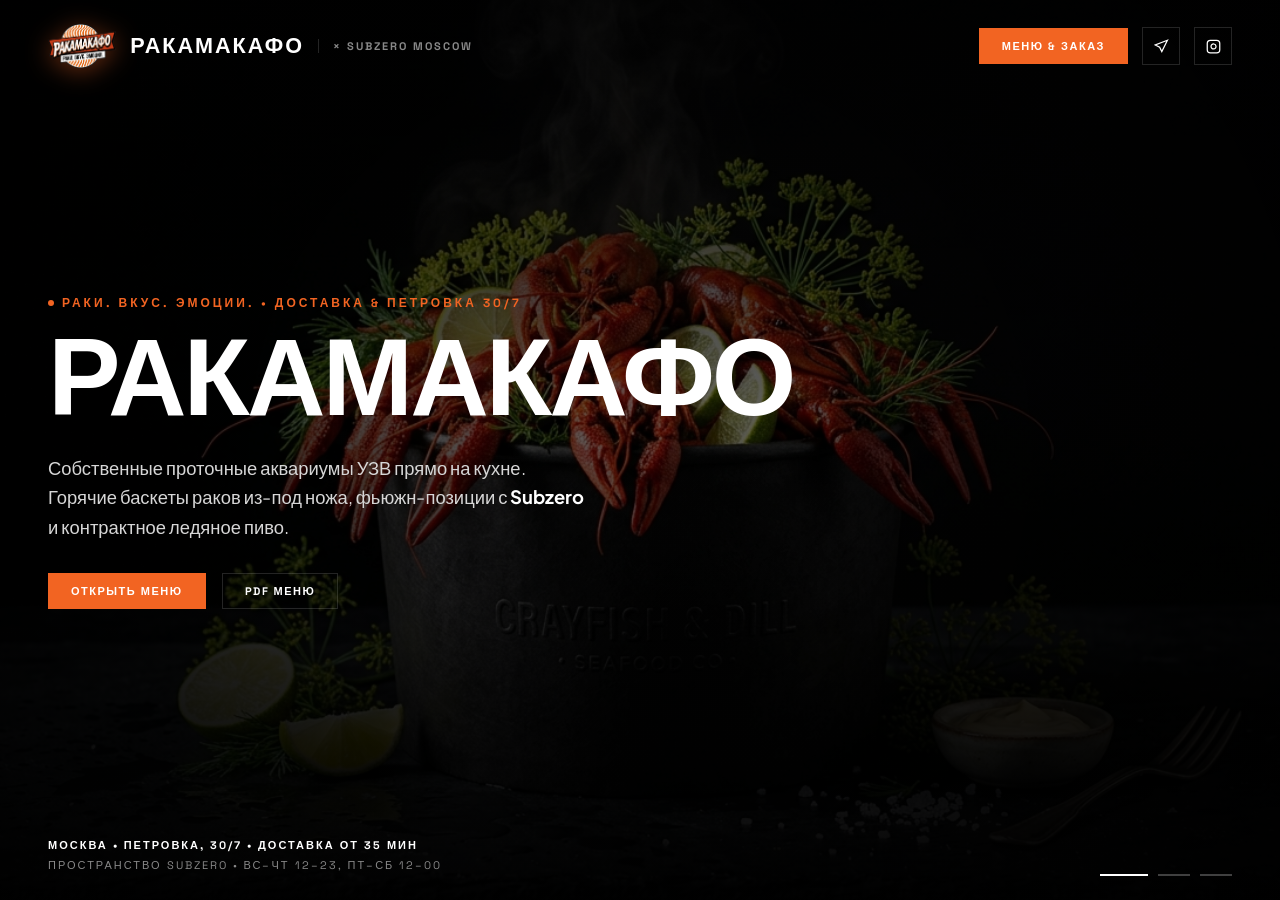
<file: rakamakafo/index.html>
<!DOCTYPE html>
<html lang="ru">
<head>
    <meta charset="UTF-8">
    <meta name="viewport" content="width=device-width, initial-scale=1.0, maximum-scale=1.0, user-scalable=no">
    <title>РАКАМАКАФО — Crayfish & Fusion Bistro Moscow</title>
    <link rel="preconnect" href="https://fonts.googleapis.com">
    <link rel="preconnect" href="https://fonts.gstatic.com" crossorigin>
    <link href="https://fonts.googleapis.com/css2?family=Plus+Jakarta+Sans:wght@300;400;500;600;700&family=Space+Grotesk:wght@400;500;700&family=Syne:wght@700;800;900&display=swap" rel="stylesheet">
    
    <style>
        :root {
            --black: #000000;
            --white: #FFFFFF;
            --muted: #888888;
            --dim: #444444;
            --border: rgba(255, 255, 255, 0.14);
            --border-subtle: rgba(255, 255, 255, 0.08);
            --accent: #F26422;
            --accent-red: #FF3B1E;
            --ease: cubic-bezier(0.16, 1, 0.3, 1);
        }

        * {
            margin: 0;
            padding: 0;
            box-sizing: border-box;
            -webkit-font-smoothing: antialiased;
        }

        html, body {
            width: 100%;
            height: 100%;
            background-color: var(--black);
            color: var(--white);
            font-family: 'Plus Jakarta Sans', sans-serif;
            overflow: hidden;
            user-select: none;
        }

        @supports (height: 100dvh) {
            html, body, .app-shell, .bg-viewport, .drawer-backdrop, .drawer-panel {
                height: 100dvh;
            }
        }

        /* Ambient Background Canvas (Subzero Cinematic Fullscreen) */
        .bg-viewport {
            position: fixed;
            top: 0;
            left: 0;
            width: 100vw;
            height: 100vh;
            z-index: 1;
            overflow: hidden;
        }

        .bg-slide {
            position: absolute;
            top: 0;
            left: 0;
            width: 100%;
            height: 100%;
            background-size: cover;
            background-position: center;
            opacity: 0;
            transform: scale(1.04);
            transition: opacity 1.2s var(--ease), transform 8s ease-out;
        }

        .bg-slide.active {
            opacity: 0.62;
            transform: scale(1);
        }

        .bg-overlay {
            position: absolute;
            top: 0;
            left: 0;
            width: 100%;
            height: 100%;
            background: radial-gradient(circle at center, rgba(0,0,0,0.15) 0%, rgba(0,0,0,0.85) 100%),
                        linear-gradient(to bottom, rgba(0,0,0,0.65) 0%, rgba(0,0,0,0.2) 45%, rgba(0,0,0,0.92) 100%);
            pointer-events: none;
        }

        /* App Shell */
        .app-shell {
            position: relative;
            z-index: 10;
            width: 100vw;
            height: 100vh;
            display: flex;
            flex-direction: column;
            justify-content: space-between;
            padding: max(24px, env(safe-area-inset-top, 24px)) 48px max(24px, env(safe-area-inset-bottom, 24px)) 48px;
        }

        /* Top Bar */
        .header {
            display: flex;
            justify-content: space-between;
            align-items: center;
        }

        .brand-group {
            display: flex;
            align-items: center;
            gap: 14px;
            text-decoration: none;
            color: var(--white);
        }

        .brand-logo-img {
            height: 44px;
            width: auto;
            object-fit: contain;
            filter: drop-shadow(0 4px 12px rgba(242, 100, 34, 0.4));
            transition: transform 0.25s var(--ease);
        }

        .brand-group:hover .brand-logo-img {
            transform: scale(1.06) rotate(-2deg);
        }

        .brand-name {
            font-family: 'Syne', sans-serif;
            font-size: 1.35rem;
            font-weight: 900;
            letter-spacing: 2px;
            text-transform: uppercase;
        }

        .collab-badge {
            font-family: 'Space Grotesk', sans-serif;
            font-size: 11px;
            font-weight: 700;
            letter-spacing: 2px;
            text-transform: uppercase;
            color: var(--muted);
            padding-left: 14px;
            border-left: 1px solid var(--border);
        }

        .header-nav {
            display: flex;
            align-items: center;
            gap: 14px;
        }

        .btn-ghost {
            font-family: 'Space Grotesk', sans-serif;
            font-size: 11px;
            font-weight: 700;
            letter-spacing: 1.5px;
            text-transform: uppercase;
            padding: 10px 22px;
            background: transparent;
            color: var(--white);
            border: 1px solid var(--border);
            cursor: pointer;
            text-decoration: none;
            transition: all 0.25s var(--ease);
            display: inline-flex;
            align-items: center;
            gap: 8px;
        }

        .btn-ghost:hover {
            border-color: var(--white);
            background: var(--white);
            color: var(--black);
        }

        .btn-accent {
            background: var(--accent);
            border-color: var(--accent);
            color: var(--white);
        }

        .btn-accent:hover {
            background: #ff5419;
            border-color: #ff5419;
            color: var(--white);
            box-shadow: 0 0 25px rgba(242, 100, 34, 0.4);
        }

        .social-link {
            width: 38px;
            height: 38px;
            display: flex;
            align-items: center;
            justify-content: center;
            border: 1px solid var(--border);
            color: var(--white);
            text-decoration: none;
            transition: all 0.2s ease;
        }

        .social-link:hover {
            border-color: var(--accent);
            color: var(--accent);
            background: rgba(242, 100, 34, 0.1);
        }

        /* Center Hero Typography */
        .hero-center {
            max-width: 960px;
        }

        .hero-tagline {
            font-family: 'Space Grotesk', sans-serif;
            font-size: 12px;
            font-weight: 700;
            letter-spacing: 3px;
            text-transform: uppercase;
            color: var(--accent);
            margin-bottom: 20px;
            display: flex;
            align-items: center;
            gap: 8px;
        }

        .hero-tagline::before {
            content: '';
            width: 6px;
            height: 6px;
            background: var(--accent);
            border-radius: 50%;
            display: inline-block;
        }

        .hero-title {
            font-family: 'Syne', sans-serif;
            font-size: clamp(3.2rem, 8.5vw, 7.8rem);
            font-weight: 900;
            line-height: 0.9;
            letter-spacing: -3px;
            text-transform: uppercase;
            margin-bottom: 24px;
        }

        .hero-sub {
            font-size: 1.15rem;
            line-height: 1.6;
            color: #d6d6d6;
            max-width: 540px;
            font-weight: 400;
            margin-bottom: 32px;
        }

        .hero-sub strong {
            color: #fff;
        }

        .hero-cta-row {
            display: flex;
            align-items: center;
            gap: 16px;
        }

        /* Bottom Status & Navigation */
        .footer {
            display: flex;
            justify-content: space-between;
            align-items: flex-end;
            font-family: 'Space Grotesk', sans-serif;
            font-size: 11px;
            letter-spacing: 2px;
            text-transform: uppercase;
            color: var(--muted);
        }

        .location-info {
            line-height: 1.8;
        }

        .location-info strong {
            color: var(--white);
            display: block;
        }

        .slide-dots {
            display: flex;
            gap: 10px;
            align-items: center;
        }

        .slide-dot {
            width: 32px;
            height: 2px;
            background: rgba(255, 255, 255, 0.25);
            cursor: pointer;
            transition: all 0.3s var(--ease);
        }

        .slide-dot.active {
            background: var(--white);
            height: 2px;
            width: 48px;
        }

        /* ================= SUBZERO SIDE DRAWER MENU ================= */
        .drawer-backdrop {
            position: fixed;
            top: 0;
            left: 0;
            width: 100vw;
            height: 100vh;
            background: rgba(0, 0, 0, 0.75);
            backdrop-filter: blur(16px);
            -webkit-backdrop-filter: blur(16px);
            z-index: 100;
            opacity: 0;
            visibility: hidden;
            transition: all 0.4s var(--ease);
        }

        .drawer-backdrop.active {
            opacity: 1;
            visibility: visible;
        }

        .drawer-panel {
            position: fixed;
            top: 0;
            right: 0;
            width: 100%;
            max-width: 580px;
            height: 100vh;
            background: #080808;
            border-left: 1px solid var(--border);
            z-index: 101;
            padding: 48px 40px;
            display: flex;
            flex-direction: column;
            justify-content: space-between;
            transform: translateX(100%);
            transition: transform 0.45s var(--ease);
            overflow-y: auto;
        }

        .drawer-backdrop.active .drawer-panel {
            transform: translateX(0);
        }

        .drawer-header {
            display: flex;
            justify-content: space-between;
            align-items: center;
            padding-bottom: 24px;
            border-bottom: 1px solid var(--border-subtle);
            margin-bottom: 32px;
        }

        .drawer-title {
            font-family: 'Syne', sans-serif;
            font-size: 1.5rem;
            font-weight: 900;
            letter-spacing: 1px;
            text-transform: uppercase;
        }

        .drawer-close {
            background: transparent;
            border: 1px solid var(--border);
            color: var(--white);
            width: 38px;
            height: 38px;
            cursor: pointer;
            display: flex;
            align-items: center;
            justify-content: center;
            font-size: 16px;
            transition: all 0.2s ease;
        }

        .drawer-close:hover {
            border-color: var(--white);
            background: var(--white);
            color: var(--black);
        }

        .drawer-category {
            margin-bottom: 32px;
        }

        .drawer-cat-title {
            font-family: 'Space Grotesk', sans-serif;
            font-size: 11px;
            font-weight: 700;
            letter-spacing: 2px;
            text-transform: uppercase;
            color: var(--accent);
            margin-bottom: 16px;
        }

        .menu-row {
            display: flex;
            justify-content: space-between;
            align-items: baseline;
            gap: 12px;
            padding: 10px 0;
            border-bottom: 1px solid var(--border-subtle);
        }

        .menu-row:last-child {
            border-bottom: none;
        }

        .menu-dish-name {
            font-family: 'Syne', sans-serif;
            font-size: 14px;
            font-weight: 700;
            color: var(--white);
            text-transform: uppercase;
            letter-spacing: 0.2px;
        }

        .menu-dish-price {
            font-family: 'Space Grotesk', sans-serif;
            font-size: 13px;
            font-weight: 700;
            color: var(--white);
            white-space: nowrap;
        }

        .menu-dish-desc {
            font-size: 12px;
            color: var(--muted);
            line-height: 1.4;
            margin-top: 2px;
        }

        .drawer-footer {
            padding-top: 24px;
            border-top: 1px solid var(--border-subtle);
            display: flex;
            justify-content: space-between;
            align-items: center;
            margin-top: 24px;
        }

        /* Crayfish Cursor Follower */
        .crayfish-follower {
            position: fixed;
            top: 0;
            left: 0;
            width: 48px;
            height: 48px;
            pointer-events: none;
            z-index: 9999;
            transform: translate(-50%, -50%) rotate(0deg);
            transition: opacity 0.3s ease, filter 0.25s ease;
            opacity: 0;
            will-change: transform;
            filter: drop-shadow(0 4px 14px rgba(242, 100, 34, 0.4));
        }

        .crayfish-follower.active {
            opacity: 1;
        }

        .crayfish-follower.hovering {
            filter: drop-shadow(0 0 20px rgba(255, 59, 30, 0.9)) drop-shadow(0 0 35px rgba(242, 100, 34, 0.6));
            transform: translate(-50%, -50%) scale(1.25);
        }

        .crayfish-follower.clicking {
            transform: translate(-50%, -50%) scale(0.85);
        }

        .crayfish-svg {
            width: 100%;
            height: 100%;
            display: block;
        }

        /* Hide custom cursor on mobile / touch */
        @media (hover: none) or (pointer: coarse) {
            .crayfish-follower {
                display: none !important;
            }
        }

        /* RESPONSIVE */
        @media (max-width: 768px) {
            .app-shell {
                padding: max(20px, env(safe-area-inset-top, 20px)) 20px max(20px, env(safe-area-inset-bottom, 20px)) 20px;
            }
            .brand-name {
                font-size: 1.15rem;
            }
            .collab-badge {
                display: none;
            }
            .hero-title {
                font-size: clamp(2.4rem, 11.5vw, 3.8rem);
                letter-spacing: -1.5px;
            }
            .hero-sub {
                font-size: 13.5px;
                line-height: 1.55;
            }
            .drawer-panel {
                max-width: 100%;
                padding: max(24px, env(safe-area-inset-top, 24px)) 20px max(24px, env(safe-area-inset-bottom, 24px)) 20px;
            }
            .footer {
                flex-direction: row;
                justify-content: space-between;
                align-items: flex-end;
                gap: 12px;
            }
            .hero-cta-row {
                width: 100%;
            }
            .hero-cta-row .btn-ghost {
                flex: 1;
                justify-content: center;
                min-height: 44px;
            }
        }
    </style>
</head>
<body>

    <!-- Fullscreen Visual Canvas with High-End Minimalist Photography -->
    <div class="bg-viewport">
        <div class="bg-slide active" style="background-image: url('./assets/hero_bucket_minimal.jpg');"></div>
        <div class="bg-slide" style="background-image: url('./assets/hero_plate_minimal.jpg');"></div>
        <div class="bg-slide" style="background-image: url('./assets/rakamakafo_menu_plating_1787158919635.jpg');"></div>
        <div class="bg-overlay"></div>
    </div>

    <!-- Main Clean App Shell -->
    <div class="app-shell">
        
        <!-- Header -->
        <header class="header">
            <a href="#" class="brand-group">
                <img src="./assets/logo_transparent.png" alt="РАКАМАКАФО" class="brand-logo-img">
                <span class="brand-name">РАКАМАКАФО</span>
                <span class="collab-badge">× Subzero Moscow</span>
            </a>

            <nav class="header-nav">
                <button class="btn-ghost btn-accent" onclick="openMenu()">
                    Меню & Заказ
                </button>
                <a href="https://t.me/" target="_blank" rel="noopener noreferrer" class="social-link" title="Telegram">
                    <svg width="15" height="15" viewBox="0 0 24 24" fill="none" stroke="currentColor" stroke-width="2"><path d="M21.5 2L2 9.5l7 3.5 3.5 7L21.5 2z"/></svg>
                </a>
                <a href="https://instagram.com/" target="_blank" rel="noopener noreferrer" class="social-link" title="Instagram">
                    <svg width="15" height="15" viewBox="0 0 24 24" fill="none" stroke="currentColor" stroke-width="2"><rect x="2" y="2" width="20" height="20" rx="5" ry="5"/><path d="M16 11.37A4 4 0 1 1 12.63 8 4 4 0 0 1 16 11.37z"/><line x1="17.5" y1="6.5" x2="17.51" y2="6.5"/></svg>
                </a>
            </nav>
        </header>

        <!-- Center Hero -->
        <div class="hero-center">
            <div class="hero-tagline">Раки. Вкус. Эмоции. • Доставка & Петровка 30/7</div>
            <h1 class="hero-title">РАКАМАКАФО</h1>
            <p class="hero-sub">
                Собственные проточные аквариумы УЗВ прямо на кухне. Горячие баскеты раков из-под ножа, фьюжн-позиции с <strong>Subzero</strong> и контрактное ледяное пиво.
            </p>
            <div class="hero-cta-row">
                <button class="btn-ghost btn-accent" onclick="openMenu()">
                    Открыть Меню
                </button>
                <button class="btn-ghost" onclick="printMenu()">
                    PDF Меню
                </button>
            </div>
        </div>

        <!-- Footer -->
        <footer class="footer">
            <div class="location-info">
                <strong>Москва • Петровка, 30/7 • Доставка от 35 мин</strong>
                Пространство Subzero • Вс–Чт 12–23, Пт–Сб 12–00
            </div>

            <!-- Slide Dots -->
            <div class="slide-dots">
                <div class="slide-dot active" onclick="setSlide(0)"></div>
                <div class="slide-dot" onclick="setSlide(1)"></div>
                <div class="slide-dot" onclick="setSlide(2)"></div>
            </div>
        </footer>

    </div>

    <!-- Slide-Over Side Drawer Menu -->
    <div class="drawer-backdrop" id="menuDrawer" onclick="closeDrawerOnBackdrop(event)">
        <div class="drawer-panel">
            <div>
                <div class="drawer-header">
                    <div style="display: flex; align-items: center; gap: 14px;">
                        <img src="./assets/logo_transparent.png" alt="РАКАМАКАФО" style="height: 38px; width: auto; object-fit: contain;">
                        <div>
                            <h2 class="drawer-title">МЕНЮ</h2>
                            <div style="font-family:'Space Grotesk'; font-size:11px; color:var(--muted); letter-spacing:1px; margin-top:2px;">РАКАМАКАФО × SUBZERO</div>
                        </div>
                    </div>
                    <button class="drawer-close" onclick="closeMenu()">✕</button>
                </div>

                <!-- Category 1: Баскеты и варки -->
                <div class="drawer-category">
                    <div class="drawer-cat-title">Горячие Баскеты Раков (УЗВ)</div>

                    <div class="menu-row">
                        <div>
                            <div class="menu-dish-name">Классический Баскет в сусле</div>
                            <div class="menu-dish-desc">Зонтичный укроп, лавр, перец, светлое сусло (1 кг)</div>
                        </div>
                        <div class="menu-dish-price">2 400 ₽</div>
                    </div>

                    <div class="menu-row">
                        <div>
                            <div class="menu-dish-name">Сливочно-чесночный Баскет</div>
                            <div class="menu-dish-desc">Фермерское масло, печеный чеснок, чили-хлопья (1 кг)</div>
                        </div>
                        <div class="menu-dish-price">2 700 ₽</div>
                    </div>

                    <div class="menu-row">
                        <div>
                            <div class="menu-dish-name">Огненный Buldak Bucket</div>
                            <div class="menu-dish-desc">Корейский острый соус, кочукару, кунжут (1 кг)</div>
                        </div>
                        <div class="menu-dish-price">2 850 ₽</div>
                    </div>

                    <div class="menu-row">
                        <div>
                            <div class="menu-dish-name">Fatality Party Box (3 кг)</div>
                            <div class="menu-dish-desc">3 кг раков, кукуруза гриль, тосты, 3 соуса</div>
                        </div>
                        <div class="menu-dish-price">7 500 ₽</div>
                    </div>
                </div>

                <!-- Category 2: Collab & Street -->
                <div class="drawer-category">
                    <div class="drawer-cat-title">Subzero x Collab Стритфуд</div>

                    <div class="menu-row">
                        <div>
                            <div class="menu-dish-name">Subzero Crayfish Roll</div>
                            <div class="menu-dish-desc">Мясо рака, авокадо, унаги, микрозелень</div>
                        </div>
                        <div class="menu-dish-price">980 ₽</div>
                    </div>

                    <div class="menu-row">
                        <div>
                            <div class="menu-dish-name">Кацу-Сандо с раком</div>
                            <div class="menu-dish-desc">Молочный бриошь, темпура из шеек, юдзу-тар-тар</div>
                        </div>
                        <div class="menu-dish-price">890 ₽</div>
                    </div>

                    <div class="menu-row">
                        <div>
                            <div class="menu-dish-name">Попкорн из раков в темпуре</div>
                            <div class="menu-dish-desc">Хрустящие шейки раков под пряным спайси-майо</div>
                        </div>
                        <div class="menu-dish-price">750 ₽</div>
                    </div>
                </div>

                <!-- Category 3: Крафт -->
                <div class="drawer-category">
                    <div class="drawer-cat-title">Крафтовое Пиво & Пейринг</div>

                    <div class="menu-row">
                        <div>
                            <div class="menu-dish-name">Rakamakafo Crisp Lager</div>
                            <div class="menu-dish-desc">Сухой хрустящий лагер 4.8% (0.5L банка)</div>
                        </div>
                        <div class="menu-dish-price">420 ₽</div>
                    </div>

                    <div class="menu-row">
                        <div>
                            <div class="menu-dish-name">Subzero Yuzu Blanche</div>
                            <div class="menu-dish-desc">Пшеничное с натуральным юдзу 5.2% (0.5L банка)</div>
                        </div>
                        <div class="menu-dish-price">480 ₽</div>
                    </div>
                </div>
            </div>

            <!-- Drawer Footer -->
            <div class="drawer-footer">
                <a href="https://t.me/" target="_blank" class="btn-ghost btn-accent" style="text-decoration:none;">
                    Заказать в Telegram
                </a>
                <button class="btn-ghost" onclick="printMenu()">
                    Печать / PDF
                </button>
            </div>
        </div>
    </div>

    <!-- Interactive Crayfish Cursor Follower -->
    <div class="crayfish-follower" id="crayfishCursor">
        <svg class="crayfish-svg" viewBox="0 0 100 100" fill="none" xmlns="http://www.w3.org/2000/svg">
            <!-- Long Antennae -->
            <path d="M42 35 C35 15, 20 8, 10 5" stroke="#FF5419" stroke-width="2.5" stroke-linecap="round" opacity="0.9"/>
            <path d="M58 35 C65 15, 80 8, 90 5" stroke="#FF5419" stroke-width="2.5" stroke-linecap="round" opacity="0.9"/>
            <path d="M45 32 C40 20, 30 12, 22 10" stroke="#FFAA00" stroke-width="1.8" stroke-linecap="round" opacity="0.8"/>
            <path d="M55 32 C60 20, 70 12, 78 10" stroke="#FFAA00" stroke-width="1.8" stroke-linecap="round" opacity="0.8"/>
            
            <!-- Left Large Claw -->
            <path d="M35 48 C20 40, 10 32, 12 18 C18 12, 28 20, 32 30 C35 24, 40 22, 42 26 C40 34, 38 42, 35 48 Z" fill="#F26422" stroke="#FF3B1E" stroke-width="2"/>
            <!-- Right Large Claw -->
            <path d="M65 48 C80 40, 90 32, 88 18 C82 12, 72 20, 68 30 C65 24, 60 22, 58 26 C60 34, 62 42, 65 48 Z" fill="#F26422" stroke="#FF3B1E" stroke-width="2"/>
            
            <!-- Walking Legs Left -->
            <path d="M38 56 C26 58, 20 64, 15 72" stroke="#F26422" stroke-width="2" stroke-linecap="round"/>
            <path d="M36 64 C24 68, 18 76, 14 84" stroke="#F26422" stroke-width="2" stroke-linecap="round"/>
            
            <!-- Walking Legs Right -->
            <path d="M62 56 C74 58, 80 64, 85 72" stroke="#F26422" stroke-width="2" stroke-linecap="round"/>
            <path d="M64 64 C76 68, 82 76, 86 84" stroke="#F26422" stroke-width="2" stroke-linecap="round"/>
            
            <!-- Main Shell / Carapace -->
            <ellipse cx="50" cy="46" rx="14" ry="18" fill="#FF3B1E" stroke="#FFAA00" stroke-width="1.5"/>
            <!-- Head Point -->
            <path d="M50 25 L45 35 L55 35 Z" fill="#FF5419"/>
            
            <!-- Eyes -->
            <circle cx="44" cy="30" r="2.5" fill="#FFFFFF"/>
            <circle cx="44" cy="30" r="1.2" fill="#000000"/>
            <circle cx="56" cy="30" r="2.5" fill="#FFFFFF"/>
            <circle cx="56" cy="30" r="1.2" fill="#000000"/>
            
            <!-- Abdomen Tail Segments -->
            <path d="M40 62 C40 60, 60 60, 60 62 L58 70 C58 72, 42 72, 42 70 Z" fill="#E02E14" stroke="#FFAA00" stroke-width="1"/>
            <path d="M42 70 C42 68, 58 68, 58 70 L56 78 C56 80, 44 80, 44 78 Z" fill="#C9240E" stroke="#FFAA00" stroke-width="1"/>
            <path d="M44 78 C44 76, 56 76, 56 78 L54 86 C54 88, 46 88, 46 86 Z" fill="#B31E0A" stroke="#FFAA00" stroke-width="1"/>
            
            <!-- Tail Fan -->
            <path d="M50 86 C40 92, 32 98, 30 96 C32 90, 42 86, 50 86 C58 86, 68 90, 70 96 C68 98, 60 92, 50 86 Z" fill="#FF3B1E" stroke="#FFAA00" stroke-width="1.5"/>
            <path d="M50 86 L50 99" stroke="#FFAA00" stroke-width="2"/>
        </svg>
    </div>

    <script>
        // Slide Canvas Switching
        let currentSlide = 0;
        const slides = document.querySelectorAll('.bg-slide');
        const dots = document.querySelectorAll('.slide-dot');

        function setSlide(idx) {
            slides.forEach(s => s.classList.remove('active'));
            dots.forEach(d => d.classList.remove('active'));
            currentSlide = idx;
            slides[currentSlide].classList.add('active');
            dots[currentSlide].classList.add('active');
        }

        // Auto transition every 6.5 seconds
        setInterval(() => {
            let next = (currentSlide + 1) % slides.length;
            setSlide(next);
        }, 6500);

        // Slide Drawer Menu
        const drawer = document.getElementById('menuDrawer');

        function openMenu() {
            drawer.classList.add('active');
        }

        function closeMenu() {
            drawer.classList.remove('active');
        }

        function closeDrawerOnBackdrop(e) {
            if (e.target === drawer) {
                closeMenu();
            }
        }

        document.addEventListener('keydown', (e) => {
            if (e.key === 'Escape' && drawer.classList.contains('active')) {
                closeMenu();
            }
        });

        // Touch Swipe Gestures for Mobile / Tablets
        let touchStartX = 0;
        let touchEndX = 0;

        document.addEventListener('touchstart', (e) => {
            if (e.target.closest('.drawer-panel')) return;
            touchStartX = e.changedTouches[0].screenX;
        }, { passive: true });

        document.addEventListener('touchend', (e) => {
            if (e.target.closest('.drawer-panel')) return;
            touchEndX = e.changedTouches[0].screenX;
            const diff = touchEndX - touchStartX;
            if (Math.abs(diff) > 45) {
                if (diff < 0) {
                    let next = (currentSlide + 1) % slides.length;
                    setSlide(next);
                } else {
                    let prev = (currentSlide - 1 + slides.length) % slides.length;
                    setSlide(prev);
                }
            }
        }, { passive: true });

        // Crayfish Cursor Physics & Directional Rotation
        const crayfish = document.getElementById('crayfishCursor');
        let mouseX = window.innerWidth / 2;
        let mouseY = window.innerHeight / 2;
        let posX = mouseX;
        let posY = mouseY;
        let angle = 0;
        let targetAngle = 0;

        window.addEventListener('mousemove', (e) => {
            mouseX = e.clientX;
            mouseY = e.clientY;
            crayfish.classList.add('active');
        });

        // Animation Loop with smooth Lerp + Directional rotation
        function animateCrayfish() {
            const dx = mouseX - posX;
            const dy = mouseY - posY;

            posX += dx * 0.12;
            posY += dy * 0.12;

            if (Math.abs(dx) > 1.5 || Math.abs(dy) > 1.5) {
                targetAngle = Math.atan2(dy, dx) * (180 / Math.PI) + 90;
            }

            let angleDiff = (targetAngle - angle) % 360;
            if (angleDiff > 180) angleDiff -= 360;
            if (angleDiff < -180) angleDiff += 360;
            angle += angleDiff * 0.14;

            crayfish.style.left = `${posX}px`;
            crayfish.style.top = `${posY}px`;
            crayfish.style.transform = `translate(-50%, -50%) rotate(${angle}deg)`;

            requestAnimationFrame(animateCrayfish);
        }
        animateCrayfish();

        // Hover reactions on clickable elements
        const hoverTargets = document.querySelectorAll('button, a, .brand-group, .slide-dot');
        hoverTargets.forEach(el => {
            el.addEventListener('mouseenter', () => crayfish.classList.add('hovering'));
            el.addEventListener('mouseleave', () => crayfish.classList.remove('hovering'));
        });

        // Click pinch reaction
        window.addEventListener('mousedown', () => crayfish.classList.add('clicking'));
        window.addEventListener('mouseup', () => crayfish.classList.remove('clicking'));

        // PDF Print
        function printMenu() {
            window.print();
        }
    </script>
</body>
</html>
</file>
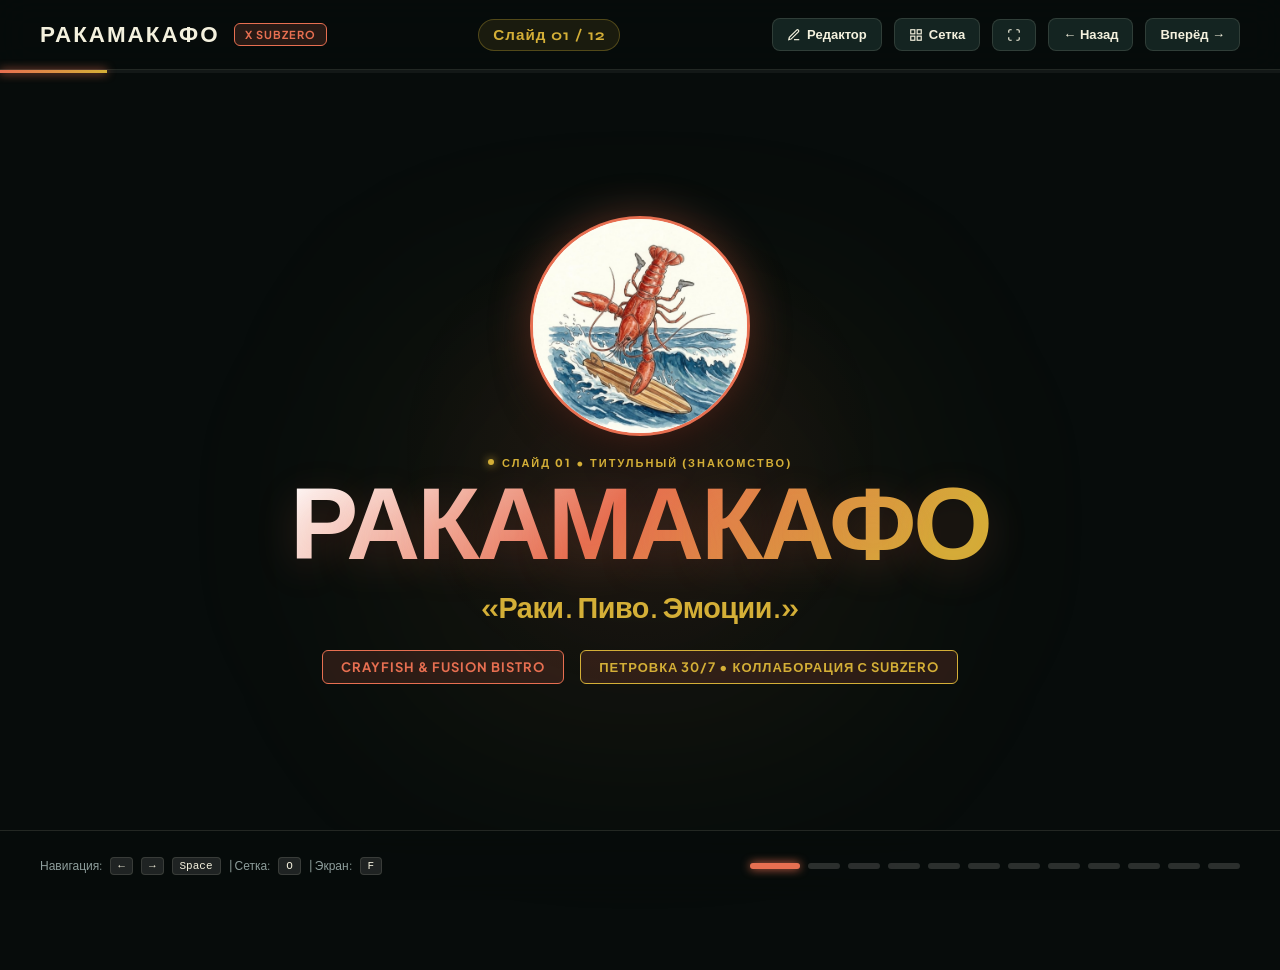
<file: rakamakafo/Презентакция РАКАМАКАФО.html>
<!DOCTYPE html>
<html lang="ru">
<head>
    <meta charset="UTF-8">
    <meta name="viewport" content="width=device-width, initial-scale=1.0">
    <title>РАКАМАКАФО x Subzero — Pitch Deck (12 Слайдов)</title>
    <link rel="preconnect" href="https://fonts.googleapis.com">
    <link rel="preconnect" href="https://fonts.gstatic.com" crossorigin>
    <link href="https://fonts.googleapis.com/css2?family=Plus+Jakarta+Sans:wght@300;400;500;600;700;800&family=Syne:wght@700;800&display=swap" rel="stylesheet">
    <style>
        :root {
            --bg-dark: #070c0b;
            --surface-dark: #101c1a;
            --surface-card: #142421;
            --surface-hover: #1b2e2b;
            --coral-accent: #e76f51;
            --coral-glow: rgba(231, 111, 81, 0.35);
            --gold-accent: #d4af37;
            --gold-glow: rgba(212, 175, 55, 0.3);
            --text-light: #f4f1de;
            --text-muted: #8e9e9c;
            --border-light: rgba(244, 241, 222, 0.12);
            --border-highlight: rgba(231, 111, 81, 0.4);
            --ease-out-expo: cubic-bezier(0.16, 1, 0.3, 1);
        }

        * {
            box-sizing: border-box;
            margin: 0;
            padding: 0;
        }

        body {
            background-color: var(--bg-dark);
            color: var(--text-light);
            font-family: 'Plus Jakarta Sans', sans-serif;
            overflow: hidden;
            height: 100vh;
            width: 100vw;
            user-select: none;
            position: relative;
        }

        /* Ambient Background Glow */
        .ambient-light {
            position: absolute;
            top: 50%;
            left: 50%;
            width: 60vw;
            height: 60vh;
            background: radial-gradient(circle, rgba(231, 111, 81, 0.08) 0%, rgba(212, 175, 55, 0.04) 50%, transparent 80%);
            transform: translate(-50%, -50%);
            pointer-events: none;
            z-index: 0;
            filter: blur(80px);
        }

        /* Dynamic Mouse Spotlight */
        .spotlight {
            position: fixed;
            top: 0;
            left: 0;
            width: 100vw;
            height: 100vh;
            pointer-events: none;
            background: radial-gradient(600px circle at var(--mouse-x, 50%) var(--mouse-y, 50%), rgba(231, 111, 81, 0.07), transparent 40%);
            z-index: 1;
        }

        /* Top Bar Navigation */
        .top-bar {
            position: fixed;
            top: 0;
            left: 0;
            width: 100%;
            height: 70px;
            display: flex;
            justify-content: space-between;
            align-items: center;
            padding: 0 40px;
            z-index: 100;
            background: rgba(7, 12, 11, 0.85);
            backdrop-filter: blur(16px);
            border-bottom: 1px solid var(--border-light);
        }

        .brand-logo {
            font-family: 'Syne', sans-serif;
            font-size: 1.4rem;
            font-weight: 800;
            letter-spacing: 2px;
            color: var(--text-light);
            display: flex;
            align-items: center;
            gap: 14px;
        }

        .brand-tag {
            font-family: 'Plus Jakarta Sans', sans-serif;
            font-size: 11px;
            font-weight: 700;
            padding: 4px 10px;
            background: rgba(231, 111, 81, 0.15);
            border: 1px solid var(--coral-accent);
            color: var(--coral-accent);
            border-radius: 6px;
            letter-spacing: 1px;
            text-transform: uppercase;
        }

        .slide-counter {
            font-family: 'Syne', sans-serif;
            font-size: 0.95rem;
            font-weight: 700;
            color: var(--gold-accent);
            letter-spacing: 1px;
            background: rgba(212, 175, 55, 0.1);
            padding: 6px 14px;
            border-radius: 20px;
            border: 1px solid rgba(212, 175, 55, 0.3);
        }

        .nav-controls {
            display: flex;
            align-items: center;
            gap: 12px;
        }

        .btn-icon {
            background: var(--surface-card);
            border: 1px solid var(--border-light);
            color: var(--text-light);
            padding: 8px 14px;
            border-radius: 8px;
            font-size: 13px;
            font-weight: 600;
            cursor: pointer;
            display: flex;
            align-items: center;
            gap: 6px;
            transition: all 0.25s var(--ease-out-expo);
        }

        .btn-icon:hover {
            background: var(--coral-accent);
            border-color: var(--coral-accent);
            color: #fff;
            box-shadow: 0 0 15px var(--coral-glow);
            transform: translateY(-1px);
        }

        .progress-bar-container {
            position: fixed;
            top: 70px;
            left: 0;
            width: 100%;
            height: 3px;
            background: rgba(255, 255, 255, 0.05);
            z-index: 101;
        }

        .progress-bar-fill {
            height: 100%;
            width: 8.33%;
            background: linear-gradient(90deg, var(--coral-accent), var(--gold-accent));
            transition: width 0.4s var(--ease-out-expo);
            box-shadow: 0 0 10px var(--coral-accent);
        }

        /* Slides Container */
        .slides-container {
            width: 100%;
            height: calc(100vh - 140px);
            margin-top: 70px;
            position: relative;
            z-index: 2;
        }

        .slide {
            position: absolute;
            top: 0;
            left: 0;
            width: 100%;
            height: 100%;
            padding: 40px 80px;
            opacity: 0;
            visibility: hidden;
            transform: scale(0.97) translateY(20px);
            transition: opacity 0.5s var(--ease-out-expo), transform 0.5s var(--ease-out-expo), visibility 0.5s;
            display: flex;
            flex-direction: column;
            justify-content: center;
        }

        .slide.active {
            opacity: 1;
            visibility: visible;
            transform: scale(1) translateY(0);
        }

        .slide-header {
            margin-bottom: 24px;
        }

        .slide-num-badge {
            font-size: 11px;
            font-weight: 800;
            color: var(--gold-accent);
            letter-spacing: 2px;
            text-transform: uppercase;
            margin-bottom: 8px;
            display: inline-flex;
            align-items: center;
            gap: 8px;
        }

        .slide-num-badge::before {
            content: '';
            display: inline-block;
            width: 6px;
            height: 6px;
            background: var(--gold-accent);
            border-radius: 50%;
            box-shadow: 0 0 8px var(--gold-accent);
        }

        .slide-title {
            font-family: 'Syne', sans-serif;
            font-size: clamp(2.2rem, 4.5vw, 3.6rem);
            font-weight: 800;
            line-height: 1.08;
            letter-spacing: -1px;
            background: linear-gradient(135deg, #FFFFFF 0%, #F4F1DE 50%, #D4AF37 100%);
            -webkit-background-clip: text;
            -webkit-text-fill-color: transparent;
        }

        .slide-body {
            display: grid;
            grid-template-columns: 1.1fr 0.9fr;
            gap: 50px;
            align-items: center;
            height: 100%;
            max-height: 540px;
        }

        .slide-body.full-width {
            grid-template-columns: 1fr;
        }

        .bullet-list {
            list-style: none;
            display: flex;
            flex-direction: column;
            gap: 18px;
        }

        .bullet-list li {
            position: relative;
            padding: 16px 20px 16px 48px;
            font-size: 1.08rem;
            color: var(--text-light);
            line-height: 1.5;
            background: rgba(20, 36, 33, 0.6);
            border: 1px solid var(--border-light);
            border-radius: 12px;
            backdrop-filter: blur(8px);
            transition: all 0.3s var(--ease-out-expo);
        }

        .bullet-list li:hover {
            border-color: var(--coral-accent);
            background: rgba(27, 46, 43, 0.8);
            transform: translateX(6px);
        }

        .bullet-list li::before {
            content: '🦞';
            position: absolute;
            left: 16px;
            top: 50%;
            transform: translateY(-50%);
            font-size: 1.1rem;
        }

        .img-card {
            width: 100%;
            height: 100%;
            max-height: 460px;
            border-radius: 20px;
            overflow: hidden;
            border: 1px solid var(--border-light);
            box-shadow: 0 25px 60px rgba(0,0,0,0.7), 0 0 30px rgba(231, 111, 81, 0.1);
            background: var(--surface-dark);
            position: relative;
            transform-style: preserve-3d;
            transition: transform 0.25s var(--ease-out-expo), border-color 0.3s ease;
        }

        .img-card:hover {
            border-color: var(--border-highlight);
        }

        .img-card img {
            width: 100%;
            height: 100%;
            object-fit: cover;
            transition: transform 0.6s var(--ease-out-expo);
        }

        .img-card:hover img {
            transform: scale(1.04);
        }

        /* Hero Slide Specifics */
        .hero-slide {
            text-align: center;
            align-items: center;
        }

        .hero-title {
            font-family: 'Syne', sans-serif;
            font-size: clamp(3.8rem, 8vw, 6.8rem);
            font-weight: 800;
            line-height: 0.95;
            letter-spacing: -3px;
            background: linear-gradient(135deg, #FFFFFF 0%, #E76F51 45%, #D4AF37 90%);
            -webkit-background-clip: text;
            -webkit-text-fill-color: transparent;
            margin-bottom: 14px;
            text-shadow: 0 10px 40px rgba(231, 111, 81, 0.2);
        }

        .hero-subtitle {
            font-size: 1.8rem;
            color: var(--gold-accent);
            font-weight: 600;
            margin-bottom: 25px;
            letter-spacing: -0.5px;
        }

        .hero-badge-wrap {
            display: flex;
            gap: 16px;
            justify-content: center;
            flex-wrap: wrap;
        }

        .hero-logo-frame {
            width: 220px;
            height: 220px;
            border-radius: 50%;
            overflow: hidden;
            border: 3px solid var(--coral-accent);
            box-shadow: 0 0 40px var(--coral-glow), 0 15px 35px rgba(0,0,0,0.8);
            margin: 0 auto 20px auto;
            background: #fff;
        }

        .hero-logo-frame img {
            width: 100%;
            height: 100%;
            object-fit: cover;
        }

        /* Operations Grid */
        .op-grid {
            display: grid;
            grid-template-columns: 1fr 1fr;
            gap: 28px;
        }

        .op-card {
            background: var(--surface-card);
            border: 1px solid var(--border-light);
            padding: 30px;
            border-radius: 18px;
            backdrop-filter: blur(10px);
            transition: all 0.3s var(--ease-out-expo);
        }

        .op-card:hover {
            border-color: var(--coral-accent);
            transform: translateY(-4px);
            box-shadow: 0 15px 35px rgba(0, 0, 0, 0.4);
        }

        .op-card h4 {
            font-family: 'Syne', sans-serif;
            font-size: 1.4rem;
            color: var(--coral-accent);
            margin-bottom: 18px;
            display: flex;
            align-items: center;
            gap: 10px;
        }

        /* Bottom Dock Navigation */
        .bottom-dock {
            position: fixed;
            bottom: 0;
            left: 0;
            width: 100%;
            height: 70px;
            background: rgba(7, 12, 11, 0.9);
            backdrop-filter: blur(16px);
            border-top: 1px solid var(--border-light);
            z-index: 100;
            display: flex;
            align-items: center;
            justify-content: space-between;
            padding: 0 40px;
        }

        .thumb-dots-wrap {
            display: flex;
            gap: 8px;
            align-items: center;
        }

        .dot-item {
            width: 32px;
            height: 6px;
            background: rgba(255, 255, 255, 0.15);
            border-radius: 3px;
            cursor: pointer;
            transition: all 0.3s var(--ease-out-expo);
            position: relative;
        }

        .dot-item:hover {
            background: rgba(231, 111, 81, 0.6);
            height: 8px;
        }

        .dot-item.active {
            background: var(--coral-accent);
            width: 50px;
            box-shadow: 0 0 10px var(--coral-accent);
        }

        .keyboard-hint {
            font-size: 12px;
            color: var(--text-muted);
            display: flex;
            align-items: center;
            gap: 8px;
        }

        .kbd-key {
            background: rgba(255,255,255,0.1);
            border: 1px solid var(--border-light);
            padding: 2px 7px;
            border-radius: 4px;
            font-family: monospace;
            font-size: 11px;
            color: var(--text-light);
        }

        /* Bento Grid Modal (Overview Mode - Press 'O') */
        .overview-modal {
            position: fixed;
            top: 0;
            left: 0;
            width: 100vw;
            height: 100vh;
            background: rgba(7, 12, 11, 0.96);
            backdrop-filter: blur(20px);
            z-index: 200;
            opacity: 0;
            visibility: hidden;
            transition: all 0.4s var(--ease-out-expo);
            padding: 40px;
            overflow-y: auto;
        }

        .overview-modal.active {
            opacity: 1;
            visibility: visible;
        }

        .overview-header {
            display: flex;
            justify-content: space-between;
            align-items: center;
            margin-bottom: 30px;
        }

        .overview-grid {
            display: grid;
            grid-template-columns: repeat(4, 1fr);
            gap: 20px;
        }

        .overview-card {
            background: var(--surface-card);
            border: 1px solid var(--border-light);
            border-radius: 14px;
            padding: 20px;
            cursor: pointer;
            transition: all 0.3s var(--ease-out-expo);
        }

        .overview-card:hover {
            border-color: var(--coral-accent);
            transform: translateY(-5px);
            box-shadow: 0 10px 25px rgba(231, 111, 81, 0.2);
        }

        .overview-card.active-card {
            border-color: var(--gold-accent);
            background: var(--surface-hover);
        }

        .overview-num {
            font-size: 11px;
            font-weight: 800;
            color: var(--gold-accent);
            margin-bottom: 8px;
        }

        .overview-card-title {
            font-family: 'Syne', sans-serif;
            font-size: 1rem;
            font-weight: 700;
            color: #fff;
        }

        /* Editor Mode Styles */
        .editor-bar {
            position: fixed;
            top: 70px;
            left: 0;
            width: 100%;
            height: 48px;
            background: rgba(231, 111, 81, 0.95);
            backdrop-filter: blur(12px);
            color: #fff;
            z-index: 102;
            display: none;
            align-items: center;
            justify-content: space-between;
            padding: 0 40px;
            font-size: 13px;
            font-weight: 600;
            box-shadow: 0 4px 20px rgba(231, 111, 81, 0.4);
            transition: all 0.3s var(--ease-out-expo);
        }

        body.edit-mode-active .editor-bar {
            display: flex;
        }

        body.edit-mode-active .progress-bar-container {
            top: 118px;
        }

        body.edit-mode-active .slides-container {
            margin-top: 118px;
            height: calc(100vh - 188px);
        }

        body.edit-mode-active [contenteditable="true"] {
            outline: 1px dashed rgba(231, 111, 81, 0.7) !important;
            outline-offset: 4px;
            border-radius: 6px;
            transition: outline 0.2s ease, background 0.2s ease;
        }

        body.edit-mode-active [contenteditable="true"]:hover {
            background: rgba(231, 111, 81, 0.12);
            outline-color: var(--gold-accent) !important;
        }

        body.edit-mode-active [contenteditable="true"]:focus {
            outline: 2px solid var(--gold-accent) !important;
            background: rgba(20, 36, 33, 0.9);
        }

        .editor-btn-group {
            display: flex;
            gap: 10px;
        }

        .btn-editor {
            background: rgba(7, 12, 11, 0.6);
            border: 1px solid rgba(255, 255, 255, 0.25);
            color: #fff;
            padding: 6px 14px;
            border-radius: 6px;
            font-size: 12px;
            font-weight: 700;
            cursor: pointer;
            transition: all 0.2s ease;
        }

        .btn-editor:hover {
            background: #fff;
            color: #000;
        }

        /* Toast Alert */
        .toast-msg {
            position: fixed;
            bottom: 80px;
            right: 40px;
            background: var(--gold-accent);
            color: #000;
            padding: 10px 20px;
            border-radius: 8px;
            font-weight: 700;
            font-size: 13px;
            z-index: 300;
            opacity: 0;
            transform: translateY(10px);
            transition: all 0.3s var(--ease-out-expo);
            pointer-events: none;
        }

        .toast-msg.show {
            opacity: 1;
            transform: translateY(0);
        }

        /* Responsive adjust */
        @media (max-width: 1024px) {
            .slide { padding: 30px 40px; }
            .slide-body { grid-template-columns: 1fr; gap: 20px; }
            .img-card { max-height: 280px; }
            .overview-grid { grid-template-columns: repeat(2, 1fr); }
        }
    </style>
</head>
<body>

    <div class="ambient-light"></div>
    <div class="spotlight" id="spotlight"></div>

    <!-- Top Bar -->
    <div class="top-bar">
        <div class="brand-logo">
            РАКАМАКАФО <span class="brand-tag">x Subzero</span>
        </div>
        <div class="slide-counter" id="slideCounter">Слайд 01 / 12</div>
        <div class="nav-controls">
            <button class="btn-icon" id="editToggleBtn" onclick="toggleEditMode()" title="Режим Редактора (Клавиша E)">
                <svg width="14" height="14" viewBox="0 0 24 24" fill="none" stroke="currentColor" stroke-width="2"><path d="M12 20h9"/><path d="M16.5 3.5a2.121 2.121 0 0 1 3 3L7 19l-4 1 1-4L16.5 3.5z"/></svg>
                Редактор
            </button>
            <button class="btn-icon" onclick="toggleOverview()" title="Сетка слайдов (Клавиша O)">
                <svg width="14" height="14" viewBox="0 0 24 24" fill="none" stroke="currentColor" stroke-width="2"><rect x="3" y="3" width="7" height="7"/><rect x="14" y="3" width="7" height="7"/><rect x="14" y="14" width="7" height="7"/><rect x="3" y="14" width="7" height="7"/></svg>
                Сетка
            </button>
            <button class="btn-icon" onclick="toggleFullscreen()" title="Полноэкранный режим (F)">
                <svg width="14" height="14" viewBox="0 0 24 24" fill="none" stroke="currentColor" stroke-width="2"><path d="M8 3H5a2 2 0 0 0-2 2v3m18 0V5a2 2 0 0 0-2-2h-3m0 18h3a2 2 0 0 0 2-2v-3M3 16v3a2 2 0 0 0 2 2h3"/></svg>
            </button>
            <button class="btn-icon" onclick="prevSlide()">← Назад</button>
            <button class="btn-icon" onclick="nextSlide()">Вперёд →</button>
        </div>
    </div>

    <!-- Live Presentation Editor Banner -->
    <div class="editor-bar" id="editorBar">
        <div style="display:flex; align-items:center; gap:8px;">
            <span>✏️ <strong>РЕЖИМ РЕДАКТИРОВАНИЯ:</strong> Кликните на любой текст слайда для изменения</span>
        </div>
        <div class="editor-btn-group">
            <button class="btn-editor" onclick="addBulletPoint()" title="Добавить пункт в текущий слайд">+ Пункт</button>
            <button class="btn-editor" onclick="saveEditsManual()">💾 Сохранить</button>
            <button class="btn-editor" onclick="downloadEditedHtml()">📥 Скачать HTML</button>
            <button class="btn-editor" onclick="resetEdits()">🔄 Сбросить</button>
            <button class="btn-editor" onclick="toggleEditMode()" style="border-color: rgba(255,255,255,0.4);">✕ Готово</button>
        </div>
    </div>

    <!-- Progress Bar -->
    <div class="progress-bar-container">
        <div class="progress-bar-fill" id="progressFill"></div>
    </div>

    <!-- Main Presentation Slides -->
    <div class="slides-container">

        <!-- Slide 1: Hero (With Surfing Crayfish Logo!) -->
        <div class="slide hero-slide active">
            <div class="hero-logo-frame">
                <img src="./assets/surfing_crayfish_logo.jpg" alt="Логотип РАКАМАКАФО: Рак на сёрф-доске">
            </div>
            <div class="slide-num-badge">СЛАЙД 01 • ТИТУЛЬНЫЙ (ЗНАКОМСТВО)</div>
            <h1 class="hero-title">РАКАМАКАФО</h1>
            <p class="hero-subtitle">«Раки. Пиво. Эмоции.»</p>
            <div class="hero-badge-wrap">
                <div class="brand-tag" style="font-size: 13px; padding: 8px 18px;">Crayfish & Fusion Bistro</div>
                <div class="brand-tag" style="font-size: 13px; padding: 8px 18px; border-color: var(--gold-accent); color: var(--gold-accent);">Петровка 30/7 • Коллаборация с Subzero</div>
            </div>
        </div>

        <!-- Slide 2: Product -->
        <div class="slide">
            <div class="slide-header">
                <div class="slide-num-badge">СЛАЙД 02 • НАШ ПРОДУКТ И ФИЛОСОФИЯ</div>
                <h2 class="slide-title">Только Живой Продукт.</h2>
            </div>
            <div class="slide-body">
                <div>
                    <ul class="bullet-list">
                        <li><strong>Никакой заморозки</strong>: готовим только из-под ножа.</li>
                        <li><strong>Собственная система аквариумов (УЗВ)</strong>: гарантия 100% свежести и проточной чистой воды.</li>
                        <li><strong>Авторская варка</strong>: классический укропно-пивной отвар, масляно-чесночный фьюжн, азиатские специи.</li>
                    </ul>
                </div>
                <div class="img-card">
                    <img src="./assets/rakamakafo_menu_plating_1787158919635.jpg" alt="Живой продукт">
                </div>
            </div>
        </div>

        <!-- Slide 3: Aesthetics & Packaging (Using fast-casual packaging image!) -->
        <div class="slide">
            <div class="slide-header">
                <div class="slide-num-badge">СЛАЙД 03 • ЭСТЕТИКА И УПАКОВКА БРЕНДА</div>
                <h2 class="slide-title">Дизайн уровня Subzero.</h2>
            </div>
            <div class="slide-body">
                <div>
                    <ul class="bullet-list">
                        <li><strong>Подача</strong>: Глянцевые матовые боксы, щедро украшенные свежей зеленью, дольками лайма и микро-зеленью (как ваши фирменные роллы).</li>
                        <li><strong>Упаковка под доставку и бани</strong>: Яркие брендированные шопперы с защитной лентой контроля вскрытия и сохранения тепла.</li>
                        <li><strong>Детали</strong>: Минималистичные чёрные соусники, крафтовая бумажная упаковка и персональные влажные салфетки.</li>
                    </ul>
                </div>
                <div class="img-card">
                    <img src="./assets/fast_casual_delivery_bag.png" alt="Упаковка бренда РАКАМАКАФО">
                </div>
            </div>
        </div>

        <!-- Slide 4: Business Model -->
        <div class="slide">
            <div class="slide-header">
                <div class="slide-num-badge">СЛАЙД 04 • БИЗНЕС-МОДЕЛЬ</div>
                <h2 class="slide-title">Наша Локация и Аудитория.</h2>
            </div>
            <div class="slide-body">
                <div>
                    <ul class="bullet-list">
                        <li><strong>Премиум-сегмент</strong>: Работаем в премиум-сегменте с минимальной прямой конкуренцией в центре Москвы.</li>
                        <li><strong>Стратегия «Раки + Бани»</strong>: Плотная концентрация элитных банных комплексов вокруг нас — это готовая горячая аудитория с высоким чеком.</li>
                        <li><strong>Постоянный спрос</strong>: Доставка соусных горячих раков под банные сеты и вечеринки.</li>
                    </ul>
                </div>
                <div class="img-card">
                    <img src="./assets/rakamakafo_ui_mobile_1787159253245.jpg" alt="Локация и бани">
                </div>
            </div>
        </div>

        <!-- Slide 5: Synergy Subzero -->
        <div class="slide">
            <div class="slide-header">
                <div class="slide-num-badge">СЛАЙД 05 • ПРЕДЛОЖЕНИЕ ДЛЯ SUBZERO</div>
                <h2 class="slide-title">Синергия Subzero x РАКАМАКАФО.</h2>
            </div>
            <div class="slide-body">
                <div>
                    <ul class="bullet-list">
                        <li><strong>Монетизация площади</strong>: Превращение пустующего, но готового нижнего этажа в генератор стабильного арендного дохода (или сплита чистой прибыли).</li>
                        <li><strong>Кросс-маркетинг</strong>: Объединение чеков на доставку (наши раки + барное меню и напитки Subzero).</li>
                        <li><strong>Юридическая безопасность</strong>: Алкогольная продукция идет строго через ваши действующие лицензии.</li>
                    </ul>
                </div>
                <div class="img-card">
                    <img src="./assets/subzero_menu_concept_1787158851050.jpg" alt="Синергия брендов">
                </div>
            </div>
        </div>

        <!-- Slide 6: Main Menu -->
        <div class="slide">
            <div class="slide-header">
                <div class="slide-num-badge">СЛАЙД 06 • ОСНОВНОЕ МЕНЮ</div>
                <h2 class="slide-title">Не просто раки. Гастрономия.</h2>
            </div>
            <div class="slide-body">
                <div>
                    <ul class="bullet-list">
                        <li><strong>Fatality</strong>: Порции раков на 1, 2 или 3 кг в фирменном соусе.</li>
                        <li><strong>Рак Buldak</strong>: Гипер-острая позиция для ценителей азиатского экстрима.</li>
                        <li><strong>Кацу-Сандо</strong>: Премиальный японский сэндвич с мясом рака.</li>
                        <li><strong>Попкорн из раков в темпуре</strong>: Хрустящие шейки раков под фирменными соусами.</li>
                    </ul>
                </div>
                <div class="img-card">
                    <img src="./assets/subzero_crayfish_plating_1787158820018.jpg" alt="Основное меню">
                </div>
            </div>
        </div>

        <!-- Slide 7: Collaboration Menu -->
        <div class="slide">
            <div class="slide-header">
                <div class="slide-num-badge">СЛАЙД 07 • ЭКСКЛЮЗИВНАЯ КОЛЛАБОРАЦИЯ</div>
                <h2 class="slide-title">Subzero x РАКАМАКАФО.</h2>
            </div>
            <div class="slide-body">
                <div>
                    <ul class="bullet-list">
                        <li><strong>Фирменный совместный ролл</strong> Subzero x РАКАМАКАФО с раковым мясом.</li>
                        <li><strong>Криспи-Райс и Яки Раки</strong>: Хрустящий рис с обжаренными шейками раков.</li>
                        <li><strong>Секретная позиция "Secret"</strong> (рыбка-булочка) для интриги гостей.</li>
                    </ul>
                </div>
                <div class="img-card">
                    <img src="./assets/subzero_brand_palette_1787158804359.jpg" alt="Коллаборация роллы">
                </div>
            </div>
        </div>

        <!-- Slide 8: Beverage Brand -->
        <div class="slide">
            <div class="slide-header">
                <div class="slide-num-badge">СЛАЙД 08 • СВОЙ БРЕНД НАПИТКОВ</div>
                <h2 class="slide-title">Идеальный Пейринг: Наше Пиво.</h2>
            </div>
            <div class="slide-body">
                <div>
                    <ul class="bullet-list">
                        <li><strong>Контрактная варка пива</strong> специально под наш бренд РАКАМАКАФО.</li>
                        <li><strong>Идеальная палитра</strong>: Вкусовой профиль, разработанный технологами для идеального сочетания со специями наших раков.</li>
                        <li><strong>Прямое брендирование</strong> банок под доставку и продажу в зале.</li>
                    </ul>
                </div>
                <div class="img-card">
                    <img src="./assets/packaging_street_thermo_tote_1787589713255.jpg" alt="Пиво бренда">
                </div>
            </div>
        </div>

        <!-- Slide 9: Operations -->
        <div class="slide">
            <div class="slide-header">
                <div class="slide-num-badge">СЛАЙД 09 • ОПЕРАЦИОНКА И ЗОНЫ</div>
                <h2 class="slide-title">Разделение зон и Команда.</h2>
            </div>
            <div class="slide-body full-width">
                <div class="op-grid">
                    <div class="op-card">
                        <h4><span style="color:var(--coral-accent)">🔴</span> Наша сторона (РАКАМАКАФО)</h4>
                        <ul class="bullet-list">
                            <li>2 повара и 1 сборщик на выдачу.</li>
                            <li>Полный цикл готовки, варки и обслуживание УЗВ.</li>
                            <li>Упаковка заказов под доставку и зал.</li>
                        </ul>
                    </div>
                    <div class="op-card">
                        <h4><span style="color:var(--gold-accent)">⚪</span> Сторона Subzero</h4>
                        <ul class="bullet-list">
                            <li>Официанты зала, барная стойка и уборка.</li>
                            <li>Мы не лезем в ваши процессы, вы не тратите ресурсы на наши.</li>
                            <li>Проведение оплаты через существующую кассу.</li>
                        </ul>
                    </div>
                </div>
            </div>
        </div>

        <!-- Slide 10: Pickup Pass-Through Window -->
        <div class="slide">
            <div class="slide-header">
                <div class="slide-num-badge">СЛАЙД 10 • ЗОНА ВЫДАЧИ ДЛЯ ОФИЦИАНТОВ</div>
                <h2 class="slide-title">Бесшовная интеграция в зал.</h2>
            </div>
            <div class="slide-body">
                <div>
                    <ul class="bullet-list">
                        <li><strong>Организация изолированного окна</strong> (или станции) передачи заказов из укомплектованного подвала.</li>
                        <li><strong>Чистота и комфорт</strong>: Вашим официантам не нужно спускаться на кухню или контактировать с грязной зоной.</li>
                        <li><strong>Скорость отдачи</strong>: Сборщик выдает полностью упакованный заказ в матовых пакетах — официант просто забирает его в зал за 3 секунды.</li>
                    </ul>
                </div>
                <div class="img-card">
                    <img src="./assets/subzero_craft_packaging_1787158833674.jpg" alt="Окно выдачи подвала">
                </div>
            </div>
        </div>

        <!-- Slide 11: Logistics -->
        <div class="slide">
            <div class="slide-header">
                <div class="slide-num-badge">СЛАЙД 11 • ЛОГИСТИКА И ДОСТАВКА</div>
                <h2 class="slide-title">Скорость и Качество.</h2>
            </div>
            <div class="slide-body">
                <div>
                    <ul class="bullet-list">
                        <li><strong>Своя контролируемая логистика</strong> (электросамокаты / велосипеды + Яндекс/Достависта).</li>
                        <li><strong>Жесткий тайминг доставки</strong> по выделенной зоне и 6 ближайшим банным комплексам.</li>
                        <li><strong>Гарантия свежести</strong>: Раки доезжают горячими, а пиво — ледяным.</li>
                    </ul>
                </div>
                <div class="img-card">
                    <img src="./assets/packaging_asian_street_combo_1787589770385.jpg" alt="Доставка и термосумки">
                </div>
            </div>
        </div>

        <!-- Slide 12: Finance & Steps -->
        <div class="slide hero-slide">
            <div class="slide-num-badge">СЛАЙД 12 • ФИНАНСЫ И СТАРТ</div>
            <h2 class="hero-title" style="font-size: 3.5rem; margin-bottom: 20px;">Дальнейшие Шаги.</h2>
            <div style="max-width: 840px; margin: 0 auto; text-align: left;">
                <ul class="bullet-list" style="gap: 16px;">
                    <li><strong>Модель сотрудничества</strong>: Обсуждение вариантов аренды подвала — фиксированная арендная ставка или % (сплит 60/40 / 70/30) с совместных чеков.</li>
                    <li><strong>Согласование совместного меню</strong> и проведение дегустации с шефами.</li>
                    <li><strong>Проектирование инженерных сетей</strong> в укомплектованном подвале и монтаж стоек с аквариумами УЗВ вместо старого бара.</li>
                </ul>
            </div>
        </div>

    </div>

    <!-- Bottom Dock Navigation -->
    <div class="bottom-dock">
        <div class="keyboard-hint">
            Навигация: <span class="kbd-key">←</span> <span class="kbd-key">→</span> <span class="kbd-key">Space</span> | Сетка: <span class="kbd-key">O</span> | Экран: <span class="kbd-key">F</span>
        </div>
        <div class="thumb-dots-wrap" id="thumbDotsWrap">
            <!-- Dynamic dots generated by JS -->
        </div>
    </div>

    <!-- Slide Overview Bento Modal -->
    <div class="overview-modal" id="overviewModal">
        <div class="overview-header">
            <div class="brand-logo">
                ОБЗОР ВСЕХ СЛАЙДОВ (12)
            </div>
            <button class="btn-icon" onclick="toggleOverview()">✕ Закрыть</button>
        </div>
        <div class="overview-grid" id="overviewGrid">
            <!-- Grid cards generated by JS -->
        </div>
    </div>

    <!-- Toast Notification -->
    <div class="toast-msg" id="toastMsg">Сохранено</div>

    <script>
        const slideData = [
            { title: "Титульный (Знакомство)", num: "01" },
            { title: "Продукт и Философия", num: "02" },
            { title: "Эстетика и Упаковка", num: "03" },
            { title: "Бизнес-Модель", num: "04" },
            { title: "Синергия Subzero", num: "05" },
            { title: "Основное Меню", num: "06" },
            { title: "Коллаборационное Меню", num: "07" },
            { title: "Бренд Напитков", num: "08" },
            { title: "Операционка и Зоны", num: "09" },
            { title: "Зона Выдачи (Окно)", num: "10" },
            { title: "Логистика и Доставка", num: "11" },
            { title: "Финансы и Старт", num: "12" }
        ];

        let currentSlide = 0;
        let slides = document.querySelectorAll('.slide');
        let totalSlides = slides.length;
        const counterEl = document.getElementById('slideCounter');
        const progressFill = document.getElementById('progressFill');
        const thumbDotsWrap = document.getElementById('thumbDotsWrap');
        const overviewGrid = document.getElementById('overviewGrid');
        const overviewModal = document.getElementById('overviewModal');

        let isEditMode = false;

        function showToast(text) {
            const toast = document.getElementById('toastMsg');
            toast.textContent = text;
            toast.classList.add('show');
            setTimeout(() => toast.classList.remove('show'), 2200);
        }

        function toggleEditMode() {
            isEditMode = !isEditMode;
            document.body.classList.toggle('edit-mode-active', isEditMode);
            const btn = document.getElementById('editToggleBtn');
            if (btn) {
                btn.style.borderColor = isEditMode ? 'var(--coral-accent)' : '';
                btn.style.color = isEditMode ? 'var(--coral-accent)' : '';
            }

            const editables = document.querySelectorAll(
                '.slide-title, .hero-title, .hero-subtitle, .bullet-list li, .op-card h4, .op-card p, .slide-num-badge, .brand-tag'
            );

            editables.forEach(el => {
                el.setAttribute('contenteditable', isEditMode ? 'true' : 'false');
            });

            if (isEditMode) {
                showToast('✏️ Режим редактирования включен');
            } else {
                saveEditsToStorage();
                showToast('💾 Изменения сохранены');
            }
        }

        function addBulletPoint() {
            const activeSlide = document.querySelector('.slide.active');
            if (!activeSlide) return;
            let list = activeSlide.querySelector('.bullet-list');
            if (!list) {
                const body = activeSlide.querySelector('.slide-body') || activeSlide;
                list = document.createElement('ul');
                list.className = 'bullet-list';
                body.appendChild(list);
            }
            const newLi = document.createElement('li');
            newLi.innerHTML = '<strong>Новый пункт</strong>: Кликните для редактирования текста.';
            if (isEditMode) newLi.setAttribute('contenteditable', 'true');
            list.appendChild(newLi);
            newLi.focus();
            showToast('+ Пункт добавлен');
        }

        function saveEditsToStorage() {
            const container = document.querySelector('.slides-container');
            if (container) {
                localStorage.setItem('rakamakafo_slides_html_v2', container.innerHTML);
            }
        }

        function saveEditsManual() {
            saveEditsToStorage();
            showToast('💾 Все изменения сохранены!');
        }

        function loadEditsFromStorage() {
            const saved = localStorage.getItem('rakamakafo_slides_html_v2');
            if (saved) {
                document.querySelector('.slides-container').innerHTML = saved;
                slides = document.querySelectorAll('.slide');
                totalSlides = slides.length;
            }
        }

        function resetEdits() {
            if (confirm('Сбросить все внесенные изменения к оригиналу?')) {
                localStorage.removeItem('rakamakafo_slides_html_v2');
                window.location.reload();
            }
        }

        function downloadEditedHtml() {
            const clone = document.documentElement.cloneNode(true);
            clone.querySelectorAll('[contenteditable]').forEach(el => el.removeAttribute('contenteditable'));
            clone.querySelector('body').classList.remove('edit-mode-active');
            
            const htmlContent = '<!DOCTYPE html>\n' + clone.outerHTML;
            const blob = new Blob([htmlContent], { type: 'text/html;charset=utf-8;' });
            const link = document.createElement('a');
            link.href = URL.createObjectURL(blob);
            link.download = 'Презентация_РАКАМАКАФО_Редактированная.html';
            link.click();
            showToast('📥 HTML скачан!');
        }

        function initControls() {
            loadEditsFromStorage();

            slideData.forEach((slide, idx) => {
                const dot = document.createElement('div');
                dot.className = `dot-item ${idx === 0 ? 'active' : ''}`;
                dot.title = `Слайд ${slide.num}: ${slide.title}`;
                dot.onclick = () => goToSlide(idx);
                thumbDotsWrap.appendChild(dot);

                const card = document.createElement('div');
                card.className = `overview-card ${idx === 0 ? 'active-card' : ''}`;
                card.innerHTML = `
                    <div class="overview-num">СЛАЙД ${slide.num}</div>
                    <div class="overview-card-title">${slide.title}</div>
                `;
                card.onclick = () => {
                    goToSlide(idx);
                    toggleOverview();
                };
                overviewGrid.appendChild(card);
            });
        }

        function updateSlide() {
            slides.forEach((slide, idx) => {
                if (idx === currentSlide) {
                    slide.classList.add('active');
                } else {
                    slide.classList.remove('active');
                }
            });

            const formattedCurrent = String(currentSlide + 1).padStart(2, '0');
            const formattedTotal = String(totalSlides).padStart(2, '0');
            counterEl.textContent = `Слайд ${formattedCurrent} / ${formattedTotal}`;
            progressFill.style.width = `${((currentSlide + 1) / totalSlides) * 100}%`;

            const dots = document.querySelectorAll('.dot-item');
            dots.forEach((dot, idx) => {
                dot.classList.toggle('active', idx === currentSlide);
            });

            const gridCards = document.querySelectorAll('.overview-card');
            gridCards.forEach((card, idx) => {
                card.classList.toggle('active-card', idx === currentSlide);
            });
        }

        function goToSlide(idx) {
            if (idx >= 0 && idx < totalSlides) {
                currentSlide = idx;
                updateSlide();
            }
        }

        function nextSlide() {
            if (currentSlide < totalSlides - 1) {
                currentSlide++;
                updateSlide();
            }
        }

        function prevSlide() {
            if (currentSlide > 0) {
                currentSlide--;
                updateSlide();
            }
        }

        function toggleOverview() {
            overviewModal.classList.toggle('active');
        }

        function toggleFullscreen() {
            if (!document.fullscreenElement) {
                document.documentElement.requestFullscreen().catch(err => console.log(err));
            } else {
                if (document.exitFullscreen) {
                    document.exitFullscreen();
                }
            }
        }

        document.addEventListener('keydown', (e) => {
            const activeEl = document.activeElement;
            if (activeEl && activeEl.isContentEditable) {
                return;
            }

            if (e.key === 'ArrowRight' || e.key === ' ' || e.key === 'PageDown') {
                nextSlide();
            } else if (e.key === 'ArrowLeft' || e.key === 'PageUp') {
                prevSlide();
            } else if (e.key.toLowerCase() === 'e' || e.key.toLowerCase() === 'у') {
                toggleEditMode();
            } else if (e.key.toLowerCase() === 'o' || e.key.toLowerCase() === 'щ') {
                toggleOverview();
            } else if (e.key.toLowerCase() === 'f' || e.key.toLowerCase() === 'а') {
                toggleFullscreen();
            } else if (e.key === 'Home') {
                goToSlide(0);
            } else if (e.key === 'End') {
                goToSlide(totalSlides - 1);
            }
        });

        const spotlight = document.getElementById('spotlight');
        document.addEventListener('mousemove', (e) => {
            spotlight.style.setProperty('--mouse-x', `${e.clientX}px`);
            spotlight.style.setProperty('--mouse-y', `${e.clientY}px`);
        });

        document.querySelectorAll('.img-card').forEach(card => {
            card.addEventListener('mousemove', (e) => {
                const rect = card.getBoundingClientRect();
                const x = e.clientX - rect.left;
                const y = e.clientY - rect.top;
                const centerX = rect.width / 2;
                const centerY = rect.height / 2;
                const rotateX = ((y - centerY) / centerY) * -8;
                const rotateY = ((x - centerX) / centerX) * 8;

                card.style.transform = `perspective(1000px) rotateX(${rotateX}deg) rotateY(${rotateY}deg) scale(1.02)`;
            });

            card.addEventListener('mouseleave', () => {
                card.style.transform = `perspective(1000px) rotateX(0deg) rotateY(0deg) scale(1)`;
            });
        });

        initControls();
    </script>
</body>
</html>
</file>
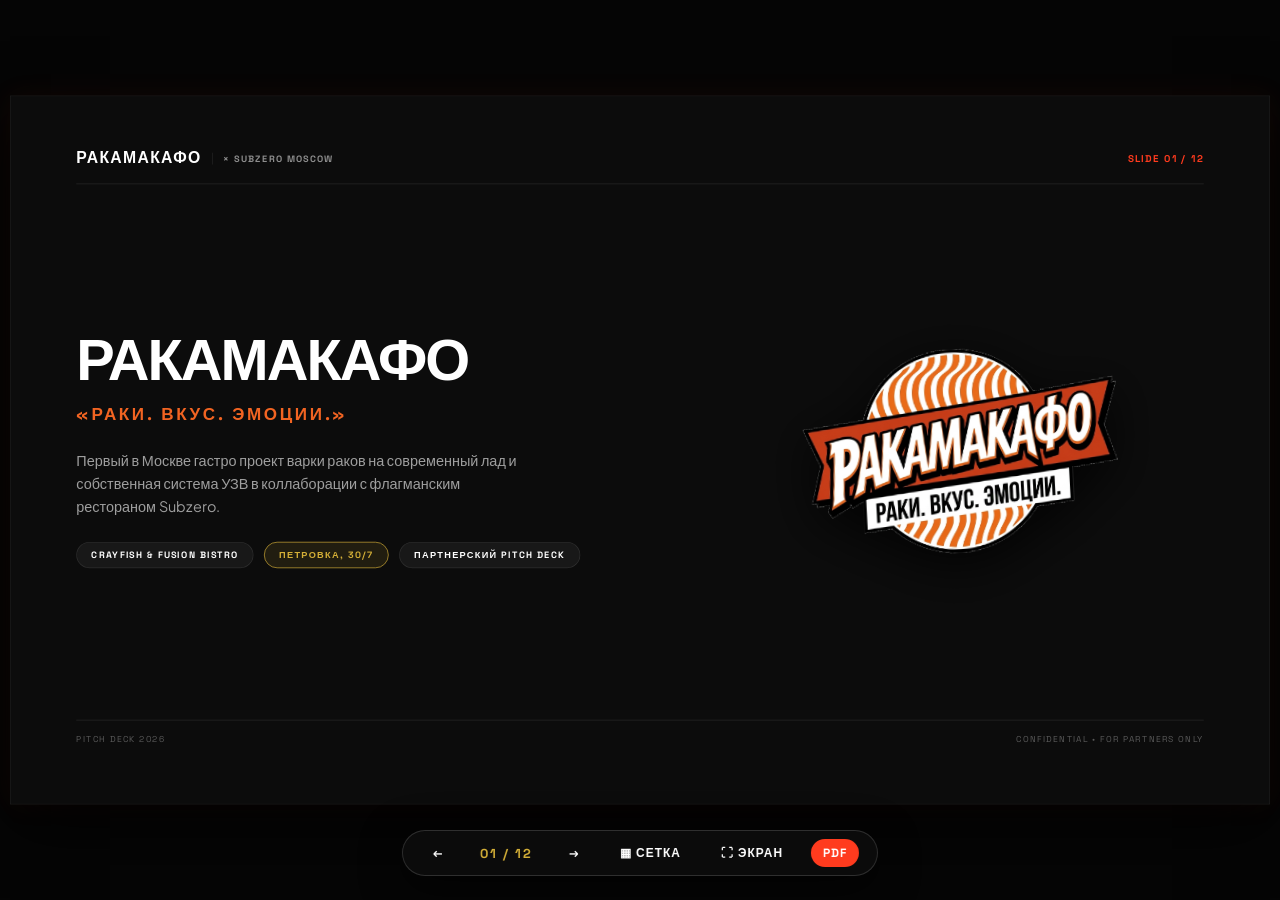
<file: rakamakafo/Презентация РАКАМАКАФО (Subzero Style).html>
<!DOCTYPE html>
<html lang="ru">
<head>
    <meta charset="UTF-8">
    <meta name="viewport" content="width=device-width, initial-scale=1.0">
    <title>РАКАМАКАФО × SUBZERO — Pitch Deck</title>
    <link rel="preconnect" href="https://fonts.googleapis.com">
    <link rel="preconnect" href="https://fonts.gstatic.com" crossorigin>
    <link href="https://fonts.googleapis.com/css2?family=Plus+Jakarta+Sans:wght@400;500;600;700;800&family=Space+Grotesk:wght@500;700&family=Syne:wght@700;800;900&display=swap" rel="stylesheet">
    
    <style>
        :root {
            --bg-stage: #050505;
            --slide-bg: #0C0C0C;
            --slide-surface: #141414;
            --slide-card: #1A1A1A;
            --text-main: #FFFFFF;
            --text-muted: #8E8E8E;
            --text-subtle: #5A5A5A;
            --accent-red: #FF3B1E;
            --accent-orange: #F26422;
            --accent-gold: #D4AF37;
            --border-line: rgba(255, 255, 255, 0.1);
            --ease-deck: cubic-bezier(0.16, 1, 0.3, 1);
        }

        * {
            margin: 0;
            padding: 0;
            box-sizing: border-box;
            -webkit-font-smoothing: antialiased;
        }

        html, body {
            width: 100vw;
            height: 100vh;
            overflow: hidden;
            background-color: var(--bg-stage);
            color: var(--text-main);
            font-family: 'Plus Jakarta Sans', sans-serif;
            display: flex;
            justify-content: center;
            align-items: center;
        }

        /* 16:9 Presentation Stage */
        .stage-wrapper {
            position: relative;
            width: 100vw;
            height: 100vh;
            display: flex;
            justify-content: center;
            align-items: center;
            overflow: hidden;
        }

        /* Scalable 16:9 Slide Canvas */
        .slide-canvas {
            position: relative;
            width: 1920px;
            height: 1080px;
            background: var(--slide-bg);
            border: 1px solid rgba(255, 255, 255, 0.08);
            box-shadow: 0 30px 100px rgba(0, 0, 0, 0.9), 0 0 40px rgba(255, 59, 30, 0.08);
            overflow: hidden;
            transform-origin: center center;
            flex-shrink: 0;
        }

        /* Slide Viewport */
        .slide-frame {
            position: absolute;
            top: 0;
            left: 0;
            width: 100%;
            height: 100%;
            padding: 80px 100px 90px 100px;
            display: none;
            flex-direction: column;
            justify-content: space-between;
            background: var(--slide-bg);
            opacity: 0;
            transform: scale(0.98);
            transition: opacity 0.4s var(--ease-deck), transform 0.4s var(--ease-deck);
        }

        .slide-frame.active {
            display: flex;
            opacity: 1;
            transform: scale(1);
        }

        /* Header on every slide */
        .deck-header {
            display: flex;
            justify-content: space-between;
            align-items: center;
            border-bottom: 1px solid var(--border-line);
            padding-bottom: 24px;
        }

        .deck-brand-pill {
            display: flex;
            align-items: center;
            gap: 16px;
        }

        .deck-brand-name {
            font-family: 'Syne', sans-serif;
            font-size: 24px;
            font-weight: 900;
            letter-spacing: 2px;
            text-transform: uppercase;
        }

        .deck-collab-tag {
            font-family: 'Space Grotesk', sans-serif;
            font-size: 14px;
            font-weight: 700;
            letter-spacing: 2px;
            text-transform: uppercase;
            color: var(--text-muted);
            padding-left: 16px;
            border-left: 1px solid var(--border-line);
        }

        .deck-slide-num {
            font-family: 'Space Grotesk', sans-serif;
            font-size: 15px;
            font-weight: 700;
            letter-spacing: 2px;
            color: var(--accent-red);
            text-transform: uppercase;
        }

        /* Slide Content Bodies */
        .deck-content {
            flex: 1;
            display: flex;
            flex-direction: column;
            justify-content: center;
            padding: 40px 0;
        }

        .slide-headline {
            font-family: 'Syne', sans-serif;
            font-size: 56px;
            font-weight: 900;
            line-height: 1.05;
            letter-spacing: -1.5px;
            text-transform: uppercase;
            margin-bottom: 36px;
        }

        .slide-grid-2col {
            display: grid;
            grid-template-columns: 1.15fr 0.85fr;
            gap: 60px;
            align-items: center;
        }

        .slide-grid-3col {
            display: grid;
            grid-template-columns: repeat(3, 1fr);
            gap: 32px;
        }

        /* Bento Cards */
        .bento-box {
            background: var(--slide-surface);
            border: 1px solid var(--border-line);
            border-radius: 12px;
            padding: 36px;
            display: flex;
            flex-direction: column;
            justify-content: space-between;
        }

        .bento-num {
            font-family: 'Space Grotesk', sans-serif;
            font-size: 14px;
            font-weight: 700;
            letter-spacing: 2px;
            color: var(--accent-red);
            margin-bottom: 16px;
        }

        .bento-title {
            font-family: 'Syne', sans-serif;
            font-size: 26px;
            font-weight: 800;
            text-transform: uppercase;
            margin-bottom: 14px;
            line-height: 1.15;
        }

        .bento-desc {
            font-size: 18px;
            line-height: 1.6;
            color: var(--text-muted);
        }

        /* Feature List */
        .feature-bullets {
            list-style: none;
            display: flex;
            flex-direction: column;
            gap: 24px;
        }

        .feature-bullets li {
            font-size: 22px;
            line-height: 1.5;
            color: #d8d8d8;
            position: relative;
            padding-left: 36px;
        }

        .feature-bullets li::before {
            content: '';
            position: absolute;
            left: 0;
            top: 12px;
            width: 12px;
            height: 12px;
            background: var(--accent-red);
            border-radius: 50%;
        }

        .feature-bullets li strong {
            color: #ffffff;
            font-weight: 700;
        }

        /* Media Frame */
        .deck-media-frame {
            width: 100%;
            height: 480px;
            background: var(--slide-surface);
            border: 1px solid var(--border-line);
            border-radius: 12px;
            overflow: hidden;
            position: relative;
        }

        .deck-media-frame img {
            width: 100%;
            height: 100%;
            object-fit: cover;
        }

        /* SLIDE 01: COVER SPECIFICS */
        .cover-layout {
            display: grid;
            grid-template-columns: 1.1fr 0.9fr;
            gap: 80px;
            align-items: center;
            height: 100%;
        }

        .cover-badge-img {
            max-width: 480px;
            width: 100%;
            filter: drop-shadow(0 20px 40px rgba(0,0,0,0.8));
            transform: rotate(-3deg);
            transition: transform 0.5s var(--ease-deck);
        }

        .cover-badge-img:hover {
            transform: rotate(0deg) scale(1.03);
        }

        .cover-title {
            font-family: 'Syne', sans-serif;
            font-size: 88px;
            font-weight: 900;
            line-height: 0.9;
            letter-spacing: -3px;
            text-transform: uppercase;
            margin-bottom: 24px;
        }

        .cover-slogan {
            font-family: 'Space Grotesk', sans-serif;
            font-size: 26px;
            font-weight: 700;
            letter-spacing: 4px;
            color: var(--accent-orange);
            text-transform: uppercase;
            margin-bottom: 36px;
        }

        .cover-tags {
            display: flex;
            gap: 16px;
            flex-wrap: wrap;
        }

        .tag-pill {
            font-family: 'Space Grotesk', sans-serif;
            font-size: 14px;
            font-weight: 700;
            letter-spacing: 2px;
            text-transform: uppercase;
            padding: 10px 22px;
            border: 1px solid var(--border-line);
            background: rgba(255, 255, 255, 0.05);
            border-radius: 100px;
        }

        .tag-pill.gold {
            border-color: var(--accent-gold);
            color: var(--accent-gold);
            background: rgba(212, 175, 55, 0.1);
        }

        /* Footer on every slide */
        .deck-footer {
            display: flex;
            justify-content: space-between;
            align-items: center;
            border-top: 1px solid var(--border-line);
            padding-top: 20px;
            font-family: 'Space Grotesk', sans-serif;
            font-size: 13px;
            letter-spacing: 2px;
            text-transform: uppercase;
            color: var(--text-subtle);
        }

        /* Operations Split Cards */
        .op-split-grid {
            display: grid;
            grid-template-columns: 1fr 1fr;
            gap: 40px;
        }

        .op-side-card {
            background: var(--slide-surface);
            border: 1px solid var(--border-line);
            border-radius: 12px;
            padding: 44px;
        }

        .op-side-title {
            font-family: 'Syne', sans-serif;
            font-size: 28px;
            font-weight: 800;
            text-transform: uppercase;
            margin-bottom: 24px;
            display: flex;
            align-items: center;
            gap: 12px;
        }

        /* Menu Board Layout */
        .menu-split-grid {
            display: grid;
            grid-template-columns: 1fr 1fr;
            gap: 32px;
        }

        .menu-board-card {
            background: var(--slide-surface);
            border: 1px solid var(--border-line);
            border-radius: 12px;
            padding: 24px 28px;
            display: flex;
            flex-direction: column;
            gap: 12px;
        }

        .menu-board-header {
            display: flex;
            justify-content: space-between;
            align-items: center;
            padding-bottom: 10px;
            border-bottom: 1px solid var(--border-line);
        }

        .menu-board-title {
            font-family: 'Syne', sans-serif;
            font-size: 20px;
            font-weight: 800;
            text-transform: uppercase;
            letter-spacing: 1px;
            display: flex;
            align-items: center;
            gap: 10px;
        }

        .menu-item-row {
            display: flex;
            flex-direction: column;
            gap: 3px;
            padding-bottom: 9px;
            border-bottom: 1px dashed rgba(255, 255, 255, 0.07);
        }

        .menu-item-row:last-child {
            border-bottom: none;
            padding-bottom: 0;
        }

        .menu-item-head {
            display: flex;
            justify-content: space-between;
            align-items: center;
        }

        .menu-item-name {
            font-family: 'Syne', sans-serif;
            font-size: 17px;
            font-weight: 800;
            color: #ffffff;
            letter-spacing: 0.5px;
        }

        .menu-item-badge {
            font-family: 'Space Grotesk', sans-serif;
            font-size: 10px;
            font-weight: 700;
            letter-spacing: 1.2px;
            text-transform: uppercase;
            padding: 2px 7px;
            border-radius: 4px;
            background: rgba(255, 59, 30, 0.15);
            color: var(--accent-red);
            border: 1px solid rgba(255, 59, 30, 0.3);
        }

        .menu-item-badge.gold {
            background: rgba(212, 175, 55, 0.15);
            color: var(--accent-gold);
            border-color: rgba(212, 175, 55, 0.3);
        }

        .menu-item-badge.muted {
            background: rgba(255, 255, 255, 0.08);
            color: #d0d0d0;
            border-color: rgba(255, 255, 255, 0.15);
        }

        .menu-item-desc {
            font-size: 13.5px;
            line-height: 1.4;
            color: var(--text-muted);
        }

        /* 3x3 Bento Food Gallery Layout */
        .bento-gallery-grid {
            display: grid;
            grid-template-columns: repeat(3, 1fr);
            grid-template-rows: repeat(3, 195px);
            gap: 18px;
            width: 100%;
        }

        .gallery-card {
            position: relative;
            border-radius: 12px;
            overflow: hidden;
            border: 1px solid var(--border-line);
            background: var(--slide-surface);
            box-shadow: 0 6px 20px rgba(0, 0, 0, 0.4);
            cursor: pointer;
        }

        .gallery-img {
            width: 100%;
            height: 100%;
            object-fit: cover;
            display: block;
            transition: transform 0.45s cubic-bezier(0.16, 1, 0.3, 1), filter 0.45s ease;
        }

        .gallery-card:hover .gallery-img {
            transform: scale(1.06);
        }

        .gallery-overlay {
            position: absolute;
            inset: 0;
            background: linear-gradient(180deg, rgba(0, 0, 0, 0.05) 30%, rgba(10, 10, 10, 0.88) 100%);
            display: flex;
            align-items: flex-end;
            padding: 14px 18px;
            pointer-events: none;
            transition: background 0.3s ease;
        }

        .gallery-card:hover .gallery-overlay {
            background: linear-gradient(180deg, rgba(0, 0, 0, 0.02) 20%, rgba(10, 10, 10, 0.94) 100%);
        }

        .gallery-label {
            display: flex;
            align-items: center;
            gap: 8px;
            font-family: 'Syne', sans-serif;
            font-size: 14px;
            font-weight: 800;
            color: #ffffff;
            letter-spacing: 0.5px;
            text-transform: uppercase;
        }

        .gallery-num {
            font-family: 'Space Grotesk', sans-serif;
            font-size: 11px;
            font-weight: 700;
            color: var(--accent-red);
            background: rgba(255, 59, 30, 0.15);
            border: 1px solid rgba(255, 59, 30, 0.35);
            padding: 2px 6px;
            border-radius: 4px;
        }

        /* UI Floating Player Controls */
        .player-bar {
            position: fixed;
            bottom: 24px;
            left: 50%;
            transform: translateX(-50%);
            background: rgba(14, 14, 14, 0.85);
            backdrop-filter: blur(16px);
            border: 1px solid rgba(255, 255, 255, 0.15);
            border-radius: 100px;
            padding: 8px 18px;
            display: flex;
            align-items: center;
            gap: 16px;
            z-index: 999;
            box-shadow: 0 10px 40px rgba(0, 0, 0, 0.7);
        }

        .player-btn {
            background: transparent;
            border: none;
            color: #fff;
            font-family: 'Space Grotesk', sans-serif;
            font-size: 12px;
            font-weight: 700;
            letter-spacing: 1px;
            text-transform: uppercase;
            padding: 6px 12px;
            cursor: pointer;
            border-radius: 50px;
            transition: all 0.2s ease;
            display: flex;
            align-items: center;
            gap: 6px;
        }

        .player-btn:hover {
            background: rgba(255, 255, 255, 0.15);
        }

        .player-btn.active-btn {
            background: var(--accent-red);
        }

        .player-counter {
            font-family: 'Space Grotesk', sans-serif;
            font-size: 13px;
            font-weight: 700;
            color: var(--accent-gold);
            letter-spacing: 2px;
            padding: 0 8px;
        }

        /* Overview Overlay (O) */
        .overview-overlay {
            position: fixed;
            top: 0;
            left: 0;
            width: 100vw;
            height: 100vh;
            background: rgba(0, 0, 0, 0.95);
            backdrop-filter: blur(20px);
            z-index: 1000;
            padding: 60px 80px;
            overflow-y: auto;
            display: none;
        }

        .overview-overlay.active {
            display: block;
        }

        .ov-header {
            display: flex;
            justify-content: space-between;
            align-items: center;
            margin-bottom: 40px;
        }

        .ov-grid-cards {
            display: grid;
            grid-template-columns: repeat(4, 1fr);
            gap: 24px;
        }

        .ov-slide-card {
            background: #141414;
            border: 1px solid var(--border-line);
            border-radius: 8px;
            padding: 24px;
            cursor: pointer;
            transition: all 0.25s ease;
            aspect-ratio: 16/9;
            display: flex;
            flex-direction: column;
            justify-content: space-between;
        }

        .ov-slide-card:hover {
            border-color: var(--accent-red);
            transform: translateY(-4px);
            background: #1c1c1c;
        }

        .ov-slide-card.active-card {
            border-color: var(--accent-gold);
            box-shadow: 0 0 20px rgba(212, 175, 55, 0.3);
        }

        /* PRINT STYLES FOR PDF EXPORT */
        @media print {
            body, html {
                background: #000000 !important;
                color: #ffffff !important;
                width: 100% !important;
                height: auto !important;
                overflow: visible !important;
            }
            .player-bar, .overview-overlay {
                display: none !important;
            }
            .stage-wrapper {
                width: 100% !important;
                height: auto !important;
                display: block !important;
            }
            .slide-canvas {
                width: 100% !important;
                height: auto !important;
                transform: none !important;
                border: none !important;
                box-shadow: none !important;
            }
            .slide-frame {
                position: relative !important;
                display: flex !important;
                opacity: 1 !important;
                transform: none !important;
                page-break-after: always !important;
                width: 100% !important;
                height: 100vh !important;
                padding: 40px 60px !important;
                background: #000000 !important;
            }
        }
    </style>
</head>
<body>

    <div class="stage-wrapper" id="stageWrapper">
        <div class="slide-canvas" id="slideCanvas">

            <!-- SLIDE 01: COVER -->
            <div class="slide-frame active" data-slide="1">
                <div class="deck-header">
                    <div class="deck-brand-pill">
                        <span class="deck-brand-name">РАКАМАКАФО</span>
                        <span class="deck-collab-tag">× SUBZERO MOSCOW</span>
                    </div>
                    <div class="deck-slide-num">SLIDE 01 / 12</div>
                </div>

                <div class="deck-content">
                    <div class="cover-layout">
                        <div>
                            <h1 class="cover-title">РАКАМАКАФО</h1>
                            <div class="cover-slogan">«Раки. Вкус. Эмоции.»</div>
                            <p style="font-size: 22px; color: #9E9E9E; line-height: 1.6; margin-bottom: 36px; max-width: 680px;">
                                Первый в Москве гастро проект варки раков на современный лад и собственная система УЗВ в коллаборации с флагманским рестораном Subzero.
                            </p>
                            <div class="cover-tags">
                                <span class="tag-pill">Crayfish & Fusion Bistro</span>
                                <span class="tag-pill gold">Петровка, 30/7</span>
                                <span class="tag-pill">Партнерский Pitch Deck</span>
                            </div>
                        </div>

                        <div style="text-align: center;">
                            <img src="./assets/logo_transparent.png" alt="РАКАМАКАФО Логотип" class="cover-badge-img">
                        </div>
                    </div>
                </div>

                <div class="deck-footer">
                    <div>PITCH DECK 2026</div>
                    <div>CONFIDENTIAL • FOR PARTNERS ONLY</div>
                </div>
            </div>

            <!-- SLIDE 02: PRODUCT PHILOSOPHY -->
            <div class="slide-frame" data-slide="2">
                <div class="deck-header">
                    <div class="deck-brand-pill">
                        <span class="deck-brand-name">РАКАМАКАФО</span>
                        <span class="deck-collab-tag">01 • ПРОДУКТ & ФИЛОСОФИЯ</span>
                    </div>
                    <div class="deck-slide-num">SLIDE 02 / 12</div>
                </div>

                <div class="deck-content">
                    <h2 class="slide-headline">Только Живой Продукт</h2>
                    <div class="slide-grid-2col">
                        <ul class="feature-bullets">
                            <li><strong>0% заморозки</strong>: варка запускается исключительно из-под ножа под поступивший заказ.</li>
                            <li><strong>Собственная система УЗВ на кухне</strong>: аквариумы с контролируемой проточной чистой водой.</li>
                            <li><strong>Авторские рецептуры варки</strong>: классика на светлом сусле, сливочно-чесночный фьюжн и экстремальный Buldak.</li>
                        </ul>
                        <div class="deck-media-frame" style="background: #fbf9f5; display: flex; align-items: center; justify-content: center; padding: 24px;">
                            <img src="./assets/лого.jpg" alt="РАКАМАКАФО" style="max-height: 100%; max-width: 100%; object-fit: contain;">
                        </div>
                    </div>
                </div>

                <div class="deck-footer">
                    <div>РАКАМАКАФО × SUBZERO</div>
                    <div>СТАНДАРТ КАЧЕСТВА УЗВ</div>
                </div>
            </div>

            <!-- SLIDE 03: BRAND PACKAGING -->
            <div class="slide-frame" data-slide="3">
                <div class="deck-header">
                    <div class="deck-brand-pill">
                        <span class="deck-brand-name">РАКАМАКАФО</span>
                        <span class="deck-collab-tag">02 • ЭСТЕТИКА & УПАКОВКА</span>
                    </div>
                    <div class="deck-slide-num">SLIDE 03 / 12</div>
                </div>

                <div class="deck-content">
                    <h2 class="slide-headline">Дизайн Уровня Subzero</h2>
                    <div class="slide-grid-2col">
                        <ul class="feature-bullets">
                            <li><strong>Фирменная подача</strong>: матовые черные боксы, щедрая сервировка свежей зеленью и дольками лайма.</li>
                            <li><strong>Термо-шопперы под бани и доставку</strong>: защита температуры и брендированная контрольная пломба.</li>
                            <li><strong>Персональный набор гостя</strong>: крафтовые фартуки, матовые соусники и влажные салфетки.</li>
                        </ul>
                        <div class="deck-media-frame">
                            <img src="./assets/rakamakafo_cocktail_combo.jpg" alt="Фирменная упаковка и комбо-подача">
                        </div>
                    </div>
                </div>

                <div class="deck-footer">
                    <div>РАКАМАКАФО × SUBZERO</div>
                    <div>БРЕНДИНГ & FAST-CASUAL УПАКОВКА</div>
                </div>
            </div>

            <!-- SLIDE 04: BUSINESS MODEL -->
            <div class="slide-frame" data-slide="4">
                <div class="deck-header">
                    <div class="deck-brand-pill">
                        <span class="deck-brand-name">РАКАМАКАФО</span>
                        <span class="deck-collab-tag">03 • ЛОКАЦИЯ & АУДИТОРИЯ</span>
                    </div>
                    <div class="deck-slide-num">SLIDE 04 / 12</div>
                </div>

                <div class="deck-content">
                    <h2 class="slide-headline">Рыночное Позиционирование</h2>
                    <div class="slide-grid-3col">
                        <div class="bento-box">
                            <div class="bento-num">01 / ЛОКАЦИЯ</div>
                            <div class="bento-title">Петровка 30/7</div>
                            <p class="bento-desc">Премиальный трафик центра Москвы с минимальной конкуренцией по качественной варке раков.</p>
                        </div>
                        <div class="bento-box">
                            <div class="bento-num">02 / СТРАТЕГИЯ</div>
                            <div class="bento-title">Сеты в Бани</div>
                            <p class="bento-desc">Концентрация элитных банных комплексов вокруг — готовая горячая аудитория с чеком 10 000+ ₽.</p>
                        </div>
                        <div class="bento-box">
                            <div class="bento-num">03 / ДОСТАВКА</div>
                            <div class="bento-title">Доставка</div>
                            <p class="bento-desc">Доставка горячих раков и сетов в фирменных термо-шопперах с сохранением температуры.</p>
                        </div>
                    </div>
                </div>

                <div class="deck-footer">
                    <div>РАКАМАКАФО × SUBZERO</div>
                    <div>БИЗНЕС-МОДЕЛЬ & ТРАФИК</div>
                </div>
            </div>

            <!-- SLIDE 05: SYNERGY -->
            <div class="slide-frame" data-slide="5">
                <div class="deck-header">
                    <div class="deck-brand-pill">
                        <span class="deck-brand-name">РАКАМАКАФО</span>
                        <span class="deck-collab-tag">04 • СИНЕРГИЯ С SUBZERO</span>
                    </div>
                    <div class="deck-slide-num">SLIDE 05 / 12</div>
                </div>

                <div class="deck-content">
                    <h2 class="slide-headline">Взаимная Монетизация</h2>
                    <div class="slide-grid-2col">
                        <ul class="feature-bullets">
                            <li><strong>Монетизация площади</strong>: запуск готового подвального этажа как источника постоянной прибыли или аренды.</li>
                            <li><strong>Кросс-маркетинг чеков</strong>: доставка наших раков вместе с напитками и позициями из меню Subzero.</li>
                            <li><strong>Юридическая чистота</strong>: реализация алкоголя полностью через действующую лицензию Subzero.</li>
                        </ul>
                        <div class="deck-media-frame">
                            <img src="./assets/subzero_synergy_brand.png" alt="Бренд Subzero">
                        </div>
                    </div>
                </div>

                <div class="deck-footer">
                    <div>РАКАМАКАФО × SUBZERO</div>
                    <div>СИНЕРГИЯ БИЗНЕС-ПРОЦЕССОВ</div>
                </div>
            </div>

            <!-- SLIDE 06: COMBINED MENU -->
            <div class="slide-frame" data-slide="6">
                <div class="deck-header">
                    <div class="deck-brand-pill">
                        <span class="deck-brand-name">РАКАМАКАФО</span>
                        <span class="deck-collab-tag">05 • МЕНЮ × SUBZERO</span>
                    </div>
                    <div class="deck-slide-num">SLIDE 06 / 12</div>
                </div>

                <div class="deck-content">
                    <h2 class="slide-headline" style="margin-bottom: 24px;">Меню × Subzero</h2>
                    <div class="menu-split-grid">
                        
                        <!-- Col 1: Items 01 - 05 -->
                        <div class="menu-board-card">
                            <div class="menu-item-row">
                                <div class="menu-item-head">
                                    <span class="menu-item-name"><span style="color: var(--accent-red); margin-right: 10px; font-family: 'Space Grotesk';">01</span>Натто бобы</span>
                                </div>
                                <div class="menu-item-desc">Традиционная японская закуска из ферментированных бобов с раковым маслом, шисо и соусом понзу.</div>
                            </div>

                            <div class="menu-item-row">
                                <div class="menu-item-head">
                                    <span class="menu-item-name"><span style="color: var(--accent-red); margin-right: 10px; font-family: 'Space Grotesk';">02</span>Суши</span>
                                </div>
                                <div class="menu-item-desc">Авторские нигири с сочными раковыми шейками, соусом унаги, каплей цитрусового юдзу и листом шисо.</div>
                            </div>

                            <div class="menu-item-row">
                                <div class="menu-item-head">
                                    <span class="menu-item-name"><span style="color: var(--accent-red); margin-right: 10px; font-family: 'Space Grotesk';">03</span>Subzero × РАКАМАКАФО ролл</span>
                                </div>
                                <div class="menu-item-desc">Флагманский ролл с чистым мясом рака, спелым авокадо, хрустящим огурцом и микрозеленью Subzero.</div>
                            </div>

                            <div class="menu-item-row">
                                <div class="menu-item-head">
                                    <span class="menu-item-name"><span style="color: var(--accent-red); margin-right: 10px; font-family: 'Space Grotesk';">04</span>Рак Buldak (Гипер остро!!)</span>
                                </div>
                                <div class="menu-item-desc">Экстремально острая азиатская варка с жгучим корейским перцем кочукару, соусом Buldak и кунжутом.</div>
                            </div>

                            <div class="menu-item-row">
                                <div class="menu-item-head">
                                    <span class="menu-item-name"><span style="color: var(--accent-red); margin-right: 10px; font-family: 'Space Grotesk';">05</span>Попкорн из раков в темпуре</span>
                                </div>
                                <div class="menu-item-desc">Нежные раковые шейки в хрустящей японской темпуре под пикантным спайси-майо соусом.</div>
                            </div>
                        </div>

                        <!-- Col 2: Items 06 - 10 -->
                        <div class="menu-board-card">
                            <div class="menu-item-row">
                                <div class="menu-item-head">
                                    <span class="menu-item-name"><span style="color: var(--accent-red); margin-right: 10px; font-family: 'Space Grotesk';">06</span>Кацу-Сандо</span>
                                </div>
                                <div class="menu-item-desc">Премиальный японский сэндвич на молочном бриоше с хрустящей котлетой из ракового мяса и соусом тонкацу.</div>
                            </div>

                            <div class="menu-item-row">
                                <div class="menu-item-head">
                                    <span class="menu-item-name"><span style="color: var(--accent-red); margin-right: 10px; font-family: 'Space Grotesk';">07</span>Криспи-Райс</span>
                                </div>
                                <div class="menu-item-desc">Обжаренные хрустящие рисовые кубики с тартаром из сочных раковых шеек и трюфельным айоли.</div>
                            </div>

                            <div class="menu-item-row">
                                <div class="menu-item-head">
                                    <span class="menu-item-name"><span style="color: var(--accent-red); margin-right: 10px; font-family: 'Space Grotesk';">08</span>Яки Раки</span>
                                </div>
                                <div class="menu-item-desc">Томленые на японском гриле робата раки в карамельной глазури терияки-понзу с чесночным маслом.</div>
                            </div>

                            <div class="menu-item-row">
                                <div class="menu-item-head">
                                    <span class="menu-item-name"><span style="color: var(--accent-red); margin-right: 10px; font-family: 'Space Grotesk';">09</span>Fatality (1 / 2 / 3 кг)</span>
                                </div>
                                <div class="menu-item-desc">Монументальная порция отборных раков в фирменном пряном соусе с кукурузой гриль и чесночным маслом.</div>
                            </div>

                            <div class="menu-item-row">
                                <div class="menu-item-head">
                                    <span class="menu-item-name"><span style="color: var(--accent-red); margin-right: 10px; font-family: 'Space Grotesk';">10</span>Secret (?) (рыбка булочка)</span>
                                </div>
                                <div class="menu-item-desc">Секретная позиция меню: японская вафля-тайяки с нежным раковым крем-чизом, юдзу и красной икрой.</div>
                            </div>
                        </div>

                    </div>
                </div>

                <div class="deck-footer">
                    <div>РАКАМАКАФО × SUBZERO</div>
                    <div>ЕДИНАЯ ЛИНЕЙКА КОЛЛАБОРАЦИИ • 10 ПОЗИЦИЙ</div>
                </div>
            </div>

            <!-- SLIDE 07: DISHES VISUAL SHOWCASE -->
            <div class="slide-frame" data-slide="7">
                <div class="deck-header">
                    <div class="deck-brand-pill">
                        <span class="deck-brand-name">РАКАМАКАФО</span>
                        <span class="deck-collab-tag">06 • ПОДАЧА & СЕРВИРОВКА</span>
                    </div>
                    <div class="deck-slide-num">SLIDE 07 / 12</div>
                </div>

                <div class="deck-content">
                    <h2 class="slide-headline" style="margin-bottom: 20px;">Визуализация Блюд</h2>
                    <div class="bento-gallery-grid">
                        
                        <div class="gallery-card">
                            <img src="./assets/меню/photo_1_2026-08-31_19-48-39.jpg" alt="Натто бобы" class="gallery-img">
                            <div class="gallery-overlay">
                                <div class="gallery-label">
                                    <span class="gallery-num">01</span>
                                    <span>Натто бобы</span>
                                </div>
                            </div>
                        </div>

                        <div class="gallery-card">
                            <img src="./assets/меню/photo_2_2026-08-31_19-48-39.jpg" alt="Subzero x РАКАМАКАФО ролл" class="gallery-img">
                            <div class="gallery-overlay">
                                <div class="gallery-label">
                                    <span class="gallery-num">02</span>
                                    <span>Subzero × РАКАМАКАФО ролл</span>
                                </div>
                            </div>
                        </div>

                        <div class="gallery-card">
                            <img src="./assets/меню/photo_3_2026-08-31_19-48-39.jpg" alt="Суши Нигири" class="gallery-img">
                            <div class="gallery-overlay">
                                <div class="gallery-label">
                                    <span class="gallery-num">03</span>
                                    <span>Суши Нигири</span>
                                </div>
                            </div>
                        </div>

                        <div class="gallery-card">
                            <img src="./assets/меню/photo_4_2026-08-31_19-48-39.jpg" alt="Special Ролл Subzero" class="gallery-img">
                            <div class="gallery-overlay">
                                <div class="gallery-label">
                                    <span class="gallery-num">04</span>
                                    <span>Subzero Special Ролл</span>
                                </div>
                            </div>
                        </div>

                        <div class="gallery-card">
                            <img src="./assets/меню/photo_5_2026-08-31_19-48-39.jpg" alt="Попкорн из раков в темпуре" class="gallery-img">
                            <div class="gallery-overlay">
                                <div class="gallery-label">
                                    <span class="gallery-num">05</span>
                                    <span>Раки в темпуре</span>
                                </div>
                            </div>
                        </div>

                        <div class="gallery-card">
                            <img src="./assets/меню/photo_6_2026-08-31_19-48-39.jpg" alt="Рак Buldak" class="gallery-img">
                            <div class="gallery-overlay">
                                <div class="gallery-label">
                                    <span class="gallery-num">06</span>
                                    <span>Рак Buldak (Гипер Остро)</span>
                                </div>
                            </div>
                        </div>

                        <div class="gallery-card">
                            <img src="./assets/меню/photo_7_2026-08-31_19-48-39.jpg" alt="Кацу-Сандо Фьюжн" class="gallery-img">
                            <div class="gallery-overlay">
                                <div class="gallery-label">
                                    <span class="gallery-num">07</span>
                                    <span>Кацу-Сандо (Фьюжн)</span>
                                </div>
                            </div>
                        </div>

                        <div class="gallery-card">
                            <img src="./assets/меню/photo_8_2026-08-31_19-48-39.jpg" alt="Кацу-Сандо Криспи" class="gallery-img">
                            <div class="gallery-overlay">
                                <div class="gallery-label">
                                    <span class="gallery-num">08</span>
                                    <span>Кацу-Сандо (Криспи)</span>
                                </div>
                            </div>
                        </div>

                        <div class="gallery-card">
                            <img src="./assets/меню/photo_9_2026-08-31_19-48-39.jpg" alt="Яки Раки" class="gallery-img">
                            <div class="gallery-overlay">
                                <div class="gallery-label">
                                    <span class="gallery-num">09</span>
                                    <span>Яки Раки (Робата)</span>
                                </div>
                            </div>
                        </div>

                    </div>
                </div>

                <div class="deck-footer">
                    <div>РАКАМАКАФО × SUBZERO</div>
                    <div>ВИЗУАЛЬНЫЙ ЛУКБУК • 9 АВТОРСКИХ ПОДАЧ</div>
                </div>
            </div>

            <!-- SLIDE 08: BEER BRAND -->
            <div class="slide-frame" data-slide="8">
                <div class="deck-header">
                    <div class="deck-brand-pill">
                        <span class="deck-brand-name">РАКАМАКАФО</span>
                        <span class="deck-collab-tag">07 • БАР & ПЕЙРИНГ</span>
                    </div>
                    <div class="deck-slide-num">SLIDE 08 / 12</div>
                </div>

                <div class="deck-content">
                    <h2 class="slide-headline">Контрактное Пиво</h2>
                    <div class="slide-grid-3col">
                        <div class="bento-box">
                            <div class="bento-num">01 / КЛАССИКА</div>
                            <div class="bento-title">Crisp Lager 4.8%</div>
                            <p class="bento-desc">Сухой хрустящий лагер, сваренный технологами под пряный укропный отвар.</p>
                        </div>
                        <div class="bento-box">
                            <div class="bento-num">02 / ЦИТРУС</div>
                            <div class="bento-title">Yuzu Blanche 5.2%</div>
                            <p class="bento-desc">Освежающий пшеничный эль с натуральным соком японского цитруса юдзу.</p>
                        </div>
                        <div class="bento-box">
                            <div class="bento-num">03 / СПАЙСИ</div>
                            <div class="bento-title">Tomato Gose 4.5%</div>
                            <p class="bento-desc">Томатный гозе с копченой паприкой и укропным рассолом для идеального пейринга.</p>
                        </div>
                    </div>
                </div>

                <div class="deck-footer">
                    <div>РАКАМАКАФО × SUBZERO</div>
                    <div>БАРНАЯ КАРТА & ПЕЙРИНГ</div>
                </div>
            </div>

            <!-- SLIDE 09: OPERATIONS -->
            <div class="slide-frame" data-slide="9">
                <div class="deck-header">
                    <div class="deck-brand-pill">
                        <span class="deck-brand-name">РАКАМАКАФО</span>
                        <span class="deck-collab-tag">08 • ОПЕРАЦИОНКА</span>
                    </div>
                    <div class="deck-slide-num">SLIDE 09 / 12</div>
                </div>

                <div class="deck-content">
                    <h2 class="slide-headline">Разделение Процессов</h2>
                    <div class="op-split-grid">
                        <div class="op-side-card">
                            <div class="op-side-title" style="color: var(--accent-red);">🔴 Зона РАКАМАКАФО</div>
                            <ul class="feature-bullets" style="gap:18px;">
                                <li>2 повара и 1 сборщик заказов на смене.</li>
                                <li>Полный цикл готовки, уход за УЗВ и варка.</li>
                                <li>Упаковка заказов на доставку и выдачу в зал.</li>
                            </ul>
                        </div>
                        <div class="op-side-card">
                            <div class="op-side-title" style="color: var(--accent-gold);">⚪ Зона Subzero</div>
                            <ul class="feature-bullets" style="gap:18px;">
                                <li>Официанты зала, барная стойка и сервис посадки.</li>
                                <li>Автономная работа: 0 нагрузки на ваши кухонные мощности.</li>
                                <li>Проведение оплат через действующий кассовый узел.</li>
                            </ul>
                        </div>
                    </div>
                </div>

                <div class="deck-footer">
                    <div>РАКАМАКАФО × SUBZERO</div>
                    <div>КОМАНДА & ОПЕРАЦИОННОЕ ДЕЛЕНИЕ</div>
                </div>
            </div>

            <!-- SLIDE 10: PASS-THROUGH WINDOW -->
            <div class="slide-frame" data-slide="10">
                <div class="deck-header">
                    <div class="deck-brand-pill">
                        <span class="deck-brand-name">РАКАМАКАФО</span>
                        <span class="deck-collab-tag">09 • ВЫДАЧА В ЗАЛ</span>
                    </div>
                    <div class="deck-slide-num">SLIDE 10 / 12</div>
                </div>

                <div class="deck-content">
                    <h2 class="slide-headline">Бесшовная Интеграция</h2>
                    <div class="slide-grid-2col">
                        <ul class="feature-bullets">
                            <li><strong>Изолированная станция передачи</strong>: официанты не спускаются в производственный цех подвала.</li>
                            <li><strong>Идеальная чистота зала</strong>: все запахи и технологические процессы герметично изолированы.</li>
                            <li><strong>Скорость выдачи — 3 секунды</strong>: официант забирает упакованный поднос прямо из передаточного окна.</li>
                        </ul>
                        <div class="deck-media-frame">
                            <img src="./assets/subzero_craft_packaging_1787158833674.jpg" alt="Выдача">
                        </div>
                    </div>
                </div>

                <div class="deck-footer">
                    <div>РАКАМАКАФО × SUBZERO</div>
                    <div>СТАНЦИЯ ВЫДАЧИ & СЕРВИС</div>
                </div>
            </div>

            <!-- SLIDE 11: LOGISTICS -->
            <div class="slide-frame" data-slide="11">
                <div class="deck-header">
                    <div class="deck-brand-pill">
                        <span class="deck-brand-name">РАКАМАКАФО</span>
                        <span class="deck-collab-tag">10 • ЛОГИСТИКА</span>
                    </div>
                    <div class="deck-slide-num">SLIDE 11 / 12</div>
                </div>

                <div class="deck-content">
                    <h2 class="slide-headline">Доставка и Тайминг</h2>
                    <div class="slide-grid-2col">
                        <ul class="feature-bullets">
                            <li><strong>Собственные курьеры</strong> на электробайках + интеграция с Яндекс Доставкой.</li>
                            <li><strong>Жесткий тайминг доставки</strong> по ЦАО и 6 ключевым банным комплексам (до 35 минут).</li>
                            <li><strong>Контроль температуры</strong>: раки доезжают обжигающе горячими, а пиво — ледяным.</li>
                        </ul>
                        <div class="deck-media-frame">
                            <img src="./assets/packaging_asian_street_combo_1787589770385.jpg" alt="Логистика">
                        </div>
                    </div>
                </div>

                <div class="deck-footer">
                    <div>РАКАМАКАФО × SUBZERO</div>
                    <div>ЛОГИСТИКА & ТАЙМИНГ ДОСТАВКИ</div>
                </div>
            </div>

            <!-- SLIDE 12: ROADMAP -->
            <div class="slide-frame" data-slide="12">
                <div class="deck-header">
                    <div class="deck-brand-pill">
                        <span class="deck-brand-name">РАКАМАКАФО</span>
                        <span class="deck-collab-tag">11 • СЛЕДУЮЩИЕ ШАГИ</span>
                    </div>
                    <div class="deck-slide-num">SLIDE 12 / 12</div>
                </div>

                <div class="deck-content">
                    <h2 class="slide-headline">Финансы и Старт</h2>
                    <div class="slide-grid-3col">
                        <div class="bento-box">
                            <div class="bento-num">ШАГ 01</div>
                            <div class="bento-title">Модель Сотрудничества</div>
                            <p class="bento-desc">Согласование условий (фиксированная ставка аренды подвала или сплит чистой прибыли 70/30).</p>
                        </div>
                        <div class="bento-box">
                            <div class="bento-num">ШАГ 02</div>
                            <div class="bento-title">Дегустация Шефов</div>
                            <p class="bento-desc">Утверждение совместной коллаб-линейки и тест пейринга с бренд-шефом Subzero.</p>
                        </div>
                        <div class="bento-box">
                            <div class="bento-num">ШАГ 03</div>
                            <div class="bento-title">Монтаж УЗВ</div>
                            <p class="bento-desc">Установка стоек с проточными аквариумами и запуск кухни на Петровке 30/7.</p>
                        </div>
                    </div>
                </div>

                <div class="deck-footer">
                    <div>РАКАМАКАФО × SUBZERO</div>
                    <div>ДОРОЖНАЯ КАРТА ЗАПУСКА</div>
                </div>
            </div>

        </div>
    </div>

    <!-- Floating Keynote Player Controls -->
    <div class="player-bar">
        <button class="player-btn" onclick="prevSlide()" title="Предыдущий слайд (←)">←</button>
        <div class="player-counter" id="counterBadge">01 / 12</div>
        <button class="player-btn" onclick="nextSlide()" title="Следующий слайд (→)">→</button>
        <button class="player-btn" onclick="toggleOverview()" title="Сетка слайдов (O)">▦ Сетка</button>
        <button class="player-btn" onclick="toggleFullscreen()" title="Полноэкранный режим (F)">⛶ Экран</button>
        <button class="player-btn active-btn" onclick="window.print()" title="Печать всего Pitch Deck в PDF">PDF</button>
    </div>

    <!-- Overview Mode Modal (O) -->
    <div class="overview-overlay" id="overviewOverlay">
        <div class="ov-header">
            <h2 style="font-family:'Syne'; font-size:32px; text-transform:uppercase;">ВСЕ СЛАЙДЫ ПРЕЗЕНТАЦИИ (12)</h2>
            <button class="player-btn active-btn" onclick="toggleOverview()">✕ Закрыть</button>
        </div>
        <div class="ov-grid-cards" id="ovCards"></div>
    </div>

    <script>
        const slideNames = [
            "01 • Титульный (Знакомство)",
            "02 • Только Живой Продукт",
            "03 • Дизайн и Упаковка",
            "04 • Локация и Аудитория",
            "05 • Синергия с Subzero",
            "06 • Меню × Subzero",
            "07 • Визуализация Блюд",
            "08 • Контрактное Пиво",
            "09 • Операционка и Зоны",
            "10 • Бесшовная Выдача",
            "11 • Логистика и Тайминг",
            "12 • Финансы и Старт"
        ];

        let current = 0;
        const frames = document.querySelectorAll('.slide-frame');
        const total = frames.length;
        const canvas = document.getElementById('slideCanvas');
        const counter = document.getElementById('counterBadge');
        const overview = document.getElementById('overviewOverlay');
        const ovCards = document.getElementById('ovCards');

        // Dynamic 16:9 Canvas Auto-Scaler
        function resizeCanvas() {
            const screenW = window.innerWidth;
            const screenH = window.innerHeight;
            const targetW = 1920;
            const targetH = 1080;

            const scale = Math.min((screenW - 20) / targetW, (screenH - 20) / targetH);
            canvas.style.transform = `scale(${scale})`;
        }

        window.addEventListener('resize', resizeCanvas);
        resizeCanvas();

        function updateSlide(index) {
            frames.forEach((f, i) => {
                f.classList.toggle('active', i === index);
            });
            const curStr = String(index + 1).padStart(2, '0');
            const totStr = String(total).padStart(2, '0');
            counter.textContent = `${curStr} / ${totStr}`;

            document.querySelectorAll('.ov-slide-card').forEach((c, i) => {
                c.classList.toggle('active-card', i === index);
            });
        }

        function nextSlide() {
            if (current < total - 1) {
                current++;
                updateSlide(current);
            }
        }

        function prevSlide() {
            if (current > 0) {
                current--;
                updateSlide(current);
            }
        }

        function goToSlide(idx) {
            if (idx >= 0 && idx < total) {
                current = idx;
                updateSlide(current);
            }
        }

        function toggleOverview() {
            overview.classList.toggle('active');
        }

        function toggleFullscreen() {
            if (!document.fullscreenElement) {
                document.documentElement.requestFullscreen().catch(e => console.log(e));
            } else {
                document.exitFullscreen && document.exitFullscreen();
            }
        }

        // Build Overview Cards
        slideNames.forEach((title, idx) => {
            const card = document.createElement('div');
            card.className = `ov-slide-card ${idx === 0 ? 'active-card' : ''}`;
            card.innerHTML = `
                <div style="font-family:'Space Grotesk'; font-size:12px; color:var(--accent-red); font-weight:700; letter-spacing:1.5px;">SLIDE ${String(idx+1).padStart(2,'0')}</div>
                <div style="font-family:'Syne'; font-size:16px; font-weight:800; text-transform:uppercase;">${title}</div>
                <div style="font-size:11px; color:#666;">Клик для перехода</div>
            `;
            card.onclick = () => {
                goToSlide(idx);
                toggleOverview();
            };
            ovCards.appendChild(card);
        });

        // Keyboard navigation
        document.addEventListener('keydown', (e) => {
            if (e.key === 'ArrowRight' || e.key === ' ' || e.key === 'PageDown') {
                nextSlide();
            } else if (e.key === 'ArrowLeft' || e.key === 'PageUp') {
                prevSlide();
            } else if (e.key.toLowerCase() === 'o' || e.key.toLowerCase() === 'щ') {
                toggleOverview();
            } else if (e.key.toLowerCase() === 'f' || e.key.toLowerCase() === 'а') {
                toggleFullscreen();
            } else if (e.key === 'Home') {
                goToSlide(0);
            } else if (e.key === 'End') {
                goToSlide(total - 1);
            }
        });

        // Click sides to navigate
        document.getElementById('stageWrapper').addEventListener('click', (e) => {
            if (e.target.closest('.player-bar') || e.target.closest('.overview-overlay')) return;
            const x = e.clientX;
            if (x > window.innerWidth * 0.7) nextSlide();
            else if (x < window.innerWidth * 0.3) prevSlide();
        });
    </script>
</body>
</html>
</file>
